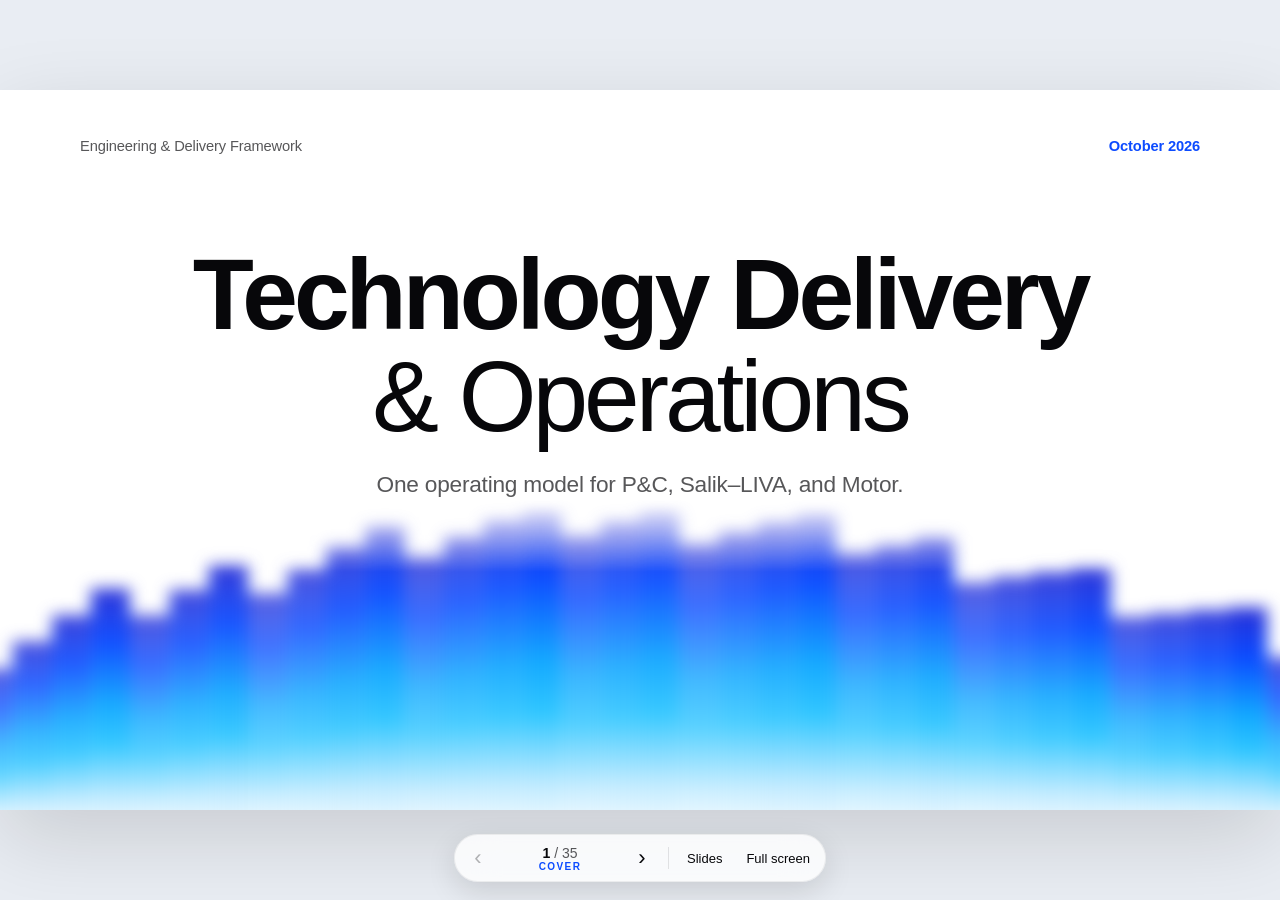
<file: index.html>
<!DOCTYPE html>
<html lang="en">
<head>
  <meta charset="utf-8">
  <meta name="viewport" content="width=device-width, initial-scale=1">
  <meta name="robots" content="noindex">
  <meta name="theme-color" content="#ffffff">
  <title>Technology Delivery &amp; Operations · Deck</title>
  <link rel="stylesheet" href="css/deck.css?v=20261103">
  <link rel="icon" href="data:image/svg+xml,%3Csvg xmlns='http://www.w3.org/2000/svg' viewBox='0 0 32 32'%3E%3Crect fill='%23ffffff' width='32' height='32'/%3E%3Crect fill='%230c4bff' x='6' y='8' width='20' height='3'/%3E%3Crect fill='%2307070a' x='6' y='14' width='14' height='3'/%3E%3Crect fill='%232ec6ff' x='6' y='20' width='20' height='3'/%3E%3C/svg%3E">
</head>
<body>
  <div class="progress" aria-hidden="true"><span></span></div>

  <div class="viewport">
    <main class="stage" id="stage" aria-live="polite">

      <section class="slide slide-cover" data-section="Cover" data-title="Technology Delivery &amp; Operations" data-plain>
        <div class="cover-bar">
          <span>Engineering &amp; Delivery Framework</span>
          <span>October 2026</span>
        </div>
        <div class="cover-text" data-stagger>
          <h1><strong>Technology Delivery</strong><span>&amp; Operations</span></h1>
          <p>One operating model for P&amp;C, Salik–LIVA, and Motor.</p>
        </div>
        <div class="glow" data-cols="34"></div>
      </section>

      <section class="slide" data-section="Overview" data-title="Agenda">
        <header class="s-head" data-stagger>
          <p class="kicker">Agenda</p>
          <h2 class="s-title">Four parts, one operating model.</h2>
        </header>
        <div class="s-body agenda" data-stagger>
          <button type="button" class="agenda-item" data-goto="sec-frame">
            <span class="big-num">01</span>
            <strong>Frame</strong>
            <ul><li>Six rules</li><li>Four milestones</li></ul>
          </button>
          <button type="button" class="agenda-item" data-goto="sec-build">
            <span class="big-num">02</span>
            <strong>Build</strong>
            <ul><li>First five deliverables</li><li>Control flows</li><li>The SOP register</li></ul>
          </button>
          <button type="button" class="agenda-item" data-goto="sec-run">
            <span class="big-num">03</span>
            <strong>Run</strong>
            <ul><li>Operating cadence</li><li>Management dashboard</li><li>Monthly pack</li></ul>
          </button>
          <button type="button" class="agenda-item" data-goto="sec-hold">
            <span class="big-num">04</span>
            <strong>Hold</strong>
            <ul><li>Enforceability</li><li>Ownership</li><li>Six-week rollout</li></ul>
          </button>
        </div>
      </section>

      <section class="slide slide-divider" id="sec-frame" data-section="Frame" data-title="Section 01 · Frame" data-plain>
        <div class="divider-text" data-stagger>
          <p class="kicker">Section 01</p>
          <h2><strong>Frame</strong><span>The rules and the milestones.</span></h2>
        </div>
        <div class="glow" data-cols="34"></div>
      </section>

      <section class="slide" data-section="Frame" data-title="Six rules">
        <header class="s-head" data-stagger>
          <p class="kicker">Operating standard</p>
          <h2 class="s-title">Six rules that make the model auditable.</h2>
          <p class="s-lede">Each rule names an artifact someone can retrieve.</p>
        </header>
        <div class="s-body g c3 rules" data-stagger>
          <article class="card rule">
            <span class="rule-no">01</span>
            <h3>Every requirement is traceable</h3>
            <p>Linked to its ticket, pull request, test cases, defects, and the release that carries it.</p>
          </article>
          <article class="card rule">
            <span class="rule-no">02</span>
            <h3>Every task has an owner</h3>
            <p>A named person, a due date, and a backup owner for every critical module.</p>
          </article>
          <article class="card rule">
            <span class="rule-no">03</span>
            <h3>Every change has evidence</h3>
            <p>A ticket, acceptance criteria, a reviewed pull request, and test evidence.</p>
          </article>
          <article class="card rule">
            <span class="rule-no">04</span>
            <h3>Every release has approval</h3>
            <p>QA sign-off, UAT where needed, a security check, and a named deployment approver.</p>
          </article>
          <article class="card rule">
            <span class="rule-no">05</span>
            <h3>Every incident has a resolution path</h3>
            <p>Severity, an owner, a communication rhythm, and a record of how service was restored.</p>
          </article>
          <article class="card rule">
            <span class="rule-no">06</span>
            <h3>Every recurring problem has a corrective action</h3>
            <p>A problem record with an owner and evidence that the cause was removed.</p>
          </article>
        </div>
      </section>

      <section class="slide" data-section="Frame" data-title="Four milestones">
        <header class="s-head" data-stagger>
          <p class="kicker">Delivery milestones</p>
          <h2 class="s-title">Four milestones. <span class="light">Reported separately.</span></h2>
          <p class="s-lede">A feature counts as delivered to the business only at the last milestone.</p>
        </header>
        <ol class="s-body timeline" data-stagger>
          <li>
            <span class="node"></span>
            <span class="num">Milestone 01</span>
            <h3>Development complete</h3>
            <p>Merged through review, a linked ticket, and the quality gates.</p>
          </li>
          <li>
            <span class="node"></span>
            <span class="num">Milestone 02</span>
            <h3>QA complete</h3>
            <p>Tests, regression, and retests done. Release blockers closed or formally accepted.</p>
          </li>
          <li>
            <span class="node"></span>
            <span class="num">Milestone 03</span>
            <h3>UAT approved</h3>
            <p>The named business owner accepted the scenarios, with exceptions written down.</p>
          </li>
          <li class="is-final">
            <span class="node"></span>
            <span class="num">Milestone 04 · Delivered</span>
            <h3>Released to production</h3>
            <p>Deployed, and the critical business journeys validated afterwards.</p>
          </li>
        </ol>
      </section>

      <section class="slide slide-divider" id="sec-build" data-section="Build" data-title="Section 02 · Build" data-plain>
        <div class="divider-text" data-stagger>
          <p class="kicker">Section 02</p>
          <h2><strong>Build</strong><span>Where to start, the controls, and the register.</span></h2>
        </div>
        <div class="glow" data-cols="34"></div>
      </section>

      <section class="slide" data-section="Build" data-title="First five deliverables">
        <header class="s-head" data-stagger>
          <p class="kicker">Where to start</p>
          <h2 class="s-title">Five deliverables before the rest.</h2>
          <p class="s-lede">Put these into daily use first. The rest of the handbook follows once this core is consistent.</p>
        </header>
        <ol class="s-body priorities" data-stagger>
          <li><span class="p-no">01</span><strong>Master project tracker &amp; management dashboard</strong><p>One source of truth for all three platforms. Every item has an owner, module, priority, status, sprint, due date, and acceptance criteria.</p></li>
          <li><span class="p-no">02</span><strong>Engineering development &amp; pull request SOP</strong><p>Definition of Ready, branch naming, mandatory review, linked tickets, test evidence, quality gates, and protected branches.</p></li>
          <li><span class="p-no">03</span><strong>QA, UAT &amp; release management SOP</strong><p>Entry and exit criteria, regression, business sign-off, and a release checklist that ends with journey validation.</p></li>
          <li><span class="p-no">04</span><strong>Production support &amp; incident management SOP</strong><p>Monitoring, the support module, Jira, email, severity, stakeholder updates, and a path to corrective action.</p></li>
          <li><span class="p-no">05</span><strong>Business requirement &amp; product configuration SOP</strong><p>Intake, analysis, acceptance criteria, named approval, configuration testing, versioning, and traceability.</p></li>
        </ol>
      </section>

      <section class="slide" data-section="Build" data-title="Completion tests">
        <header class="s-head" data-stagger>
          <p class="kicker">Completion tests</p>
          <h2 class="s-title">A step is finished only when the evidence exists.</h2>
          <p class="s-lede">Four questions a lead can ask in the daily sync without opening every SOP.</p>
        </header>
        <div class="s-body g c4 tests" data-stagger>
          <article class="card">
            <span class="num">Work</span>
            <h3>Ticket and evidence</h3>
            <p>No work starts without a ticket. No ticket closes without acceptance criteria and the required evidence.</p>
          </article>
          <article class="card">
            <span class="num">Release</span>
            <h3>Journeys validated</h3>
            <p>The release closes when critical business journeys have been checked in production, after the deployment.</p>
          </article>
          <article class="card">
            <span class="num">Recovery</span>
            <h3>Restore demonstrated</h3>
            <p>A drill has restored the service and verified data integrity within the agreed RTO and RPO.</p>
          </article>
          <article class="card">
            <span class="num">Configuration</span>
            <h3>Human authorization</h3>
            <p>AI-drafted formulas, rules, and documents are published only after validation and a named approval.</p>
          </article>
        </div>
      </section>

      <section class="slide" data-section="Build" data-title="Release checklist">
        <header class="s-head" data-stagger>
          <p class="kicker">Release management</p>
          <h2 class="s-title">Ten gates, in order.</h2>
          <p class="s-lede">Rollback and database recovery are decided before the window opens. An emergency hotfix still needs testing and a retrospective approval.</p>
        </header>
        <ol class="s-body g c5 steps" data-stagger>
          <li class="step"><span>01</span><strong>Scope and version freeze</strong></li>
          <li class="step"><span>02</span><strong>Code freeze and merge approval</strong></li>
          <li class="step"><span>03</span><strong>QA sign-off and regression</strong></li>
          <li class="step"><span>04</span><strong>UAT sign-off where required</strong></li>
          <li class="step"><span>05</span><strong>Security and configuration checks</strong></li>
          <li class="step"><span>06</span><strong>Database migration and backup</strong></li>
          <li class="step"><span>07</span><strong>Deployment approval and window</strong></li>
          <li class="step"><span>08</span><strong>Execution by a named owner</strong></li>
          <li class="step is-key"><span>09</span><em>Release complete</em><strong>Smoke test and business validation</strong></li>
          <li class="step"><span>10</span><strong>Monitor, close, or roll back</strong></li>
        </ol>
      </section>

      <section class="slide" data-section="Build" data-title="Incident path">
        <header class="s-head" data-stagger>
          <p class="kicker">Production support</p>
          <h2 class="s-title">One incident path for all three platforms.</h2>
          <p class="s-lede">P&amp;C runs it through the Response Center. Salik–LIVA and Motor use the same severity, ownership, and communication rules.</p>
        </header>
        <div class="s-body incident">
          <ol class="g c5 flow" data-stagger>
            <li class="step"><span>01 · Detect</span><strong>APM, logs, uptime, API failures, and business alerts</strong></li>
            <li class="step"><span>02 · Record</span><strong>Ticket, logs, environment, correlation ID, and product</strong></li>
            <li class="step"><span>03 · Classify</span><strong>Severity, impact, module team, and a commander when major</strong></li>
            <li class="step"><span>04 · Recover</span><strong>Investigate, mitigate, communicate, fix, and validate</strong></li>
            <li class="step"><span>05 · Prevent</span><strong>Root cause, corrective action, and a post-incident review</strong></li>
          </ol>
          <div class="record">
            <p class="label">Every incident record carries</p>
            <ul class="fields" data-stagger>
              <li>Platform</li><li>Environment</li><li>Service</li><li>Business impact</li><li>Severity</li><li>First detected</li>
              <li>Ticket owner</li><li>Timeline</li><li>Linked deployment</li><li>Root cause</li><li>Corrective action</li><li>Next update time</li>
            </ul>
          </div>
        </div>
      </section>

      <section class="slide" data-section="Build" data-title="AI-assisted configuration">
        <header class="s-head" data-stagger>
          <p class="kicker">AI-assisted product configuration</p>
          <h2 class="s-title">AI drafts. <span class="light">People approve.</span></h2>
          <p class="s-lede">Drafts come from an approved specification. Publication stays with a product owner or an authorized underwriter.</p>
        </header>
        <div class="s-body ai">
          <ol class="g c7 steps" data-stagger>
            <li class="step"><span>01</span><strong>Draft fields and validation</strong></li>
            <li class="step"><span>02</span><strong>Draft formulas, rules, and documents</strong></li>
            <li class="step"><span>03</span><strong>Consistency checks</strong></li>
            <li class="step"><span>04</span><strong>Scenario validation</strong></li>
            <li class="step is-key"><span>05</span><em>Gate</em><strong>Human approval</strong></li>
            <li class="step"><span>06</span><strong>Version, publish, and audit</strong></li>
            <li class="step"><span>07</span><strong>Monitor and roll back</strong></li>
          </ol>
          <p class="callout">Formulas, underwriting rules, and customer-facing documents are never published automatically. The same rule covers Motor data cleansing before a vehicle is rated.</p>
        </div>
      </section>

      <section class="slide" id="s-register" data-section="Register" data-title="The SOP register">
        <header class="s-head" data-stagger>
          <p class="kicker">Master register</p>
          <h2 class="s-title"><span data-stat="sops">99</span> common SOPs in <span data-stat="domains">11</span> domains.</h2>
          <p class="s-lede">Every SOP uses the same template: owner, approver, trigger, procedure, evidence, and escalation.</p>
        </header>
        <div class="s-body g c4 tiles" id="register-tiles" data-stagger></div>
      </section>

      <section class="slide slide-divider" id="sec-run" data-section="Run" data-title="Section 03 · Run" data-plain>
        <div class="divider-text" data-stagger>
          <p class="kicker">Section 03</p>
          <h2><strong>Run</strong><span>The cadence, the dashboard, and the monthly pack.</span></h2>
        </div>
        <div class="glow" data-cols="34"></div>
      </section>

      <section class="slide" data-section="Run" data-title="Operating cadence">
        <header class="s-head" data-stagger>
          <p class="kicker">Operating cadence</p>
          <h2 class="s-title">Every meeting has an owner and an output.</h2>
          <p class="s-lede">The daily sync handles exceptions and decisions. Routine status stays in the tracker.</p>
        </header>
        <div class="s-body">
          <table class="table cadence">
            <thead><tr><th>When</th><th>Meeting</th><th>Owner</th><th>Output</th></tr></thead>
            <tbody data-stagger>
              <tr><td class="when">Daily · 30 min</td><td><strong>Engineering leads sync</strong></td><td>Technology lead</td><td>Priorities, blockers, escalations, and owners</td></tr>
              <tr><td class="when">Daily</td><td><strong>Production support review</strong></td><td>Support lead</td><td>Open incidents, SLA risks, and next actions</td></tr>
              <tr><td class="when">Weekly</td><td><strong>Sprint and delivery review</strong></td><td>Project manager / leads</td><td>Forecast, carry-forward, and dependencies</td></tr>
              <tr><td class="when">Weekly</td><td><strong>QA and defect review</strong></td><td>QA lead</td><td>Defect trends, release blockers, regression status</td></tr>
              <tr><td class="when">As needed</td><td><strong>Architecture review</strong></td><td>Technical lead</td><td>Design decisions and technical risk actions</td></tr>
              <tr><td class="when">Every sprint</td><td><strong>Planning, demo, retrospective</strong></td><td>Team leads</td><td>Commitment, accepted work, improvements</td></tr>
              <tr><td class="when">Monthly</td><td><strong>Management delivery review</strong></td><td>Technology leadership</td><td>Features, metrics, risks, next-month plan</td></tr>
              <tr><td class="when">Monthly</td><td><strong>Security and access review</strong></td><td>Security / platform owners</td><td>Vulnerabilities, access exceptions, remediation</td></tr>
              <tr><td class="when">Quarterly</td><td><strong>DR and resilience review</strong></td><td>Infrastructure / operations</td><td>Recovery-test evidence and remediation plan</td></tr>
            </tbody>
          </table>
        </div>
      </section>

      <section class="slide" data-section="Run" data-title="Management dashboard">
        <header class="s-head" data-stagger>
          <p class="kicker">Management dashboard</p>
          <h2 class="s-title">One scorecard. <span class="light">Three platforms.</span></h2>
          <p class="s-lede">Drill down by platform, module, sprint, and owner. Same definitions everywhere. Baseline first, then targets.</p>
        </header>
        <div class="s-body g c4 scorecard" data-stagger>
          <article class="card score"><span class="num">01</span><h3>Delivery</h3><p>Commit versus done. Sprint predictability, milestones, and release status.</p></article>
          <article class="card score"><span class="num">02</span><h3>Quality</h3><p>Defect trends, escaped defects, reopen rate, and regression results.</p></article>
          <article class="card score"><span class="num">03</span><h3>Reliability</h3><p>Availability, latency, incidents, and time to restore service.</p></article>
          <article class="card score"><span class="num">04</span><h3>Resources</h3><p>Allocation, support load, blockers, leave, and module ownership.</p></article>
        </div>
      </section>

      <section class="slide" data-section="Run" data-title="Monthly KPIs">
        <header class="s-head" data-stagger>
          <p class="kicker">Monthly KPIs</p>
          <h2 class="s-title">Ten measures, one definition each.</h2>
        </header>
        <div class="s-body kpi-wrap">
          <div class="g c5 kpis" data-stagger>
            <article class="kpi"><strong>Sprint completion rate</strong><p>Planned versus completed work.</p></article>
            <article class="kpi"><strong>Cycle time</strong><p>From the start of work to completion.</p></article>
            <article class="kpi"><strong>Release frequency</strong><p>How often production releases occur.</p></article>
            <article class="kpi"><strong>Change failure rate</strong><p>Deployments needing rollback, hotfix, or remediation.</p></article>
            <article class="kpi"><strong>Defect escape rate</strong><p>Defects found after release, against all defects.</p></article>
            <article class="kpi"><strong>MTTR</strong><p>Mean time to restore service after an incident.</p></article>
            <article class="kpi"><strong>SLA compliance</strong><p>Incidents handled inside agreed targets.</p></article>
            <article class="kpi"><strong>API success rate</strong><p>Reliability of critical external integrations.</p></article>
            <article class="kpi"><strong>Reopened ticket rate</strong><p>Gaps in implementation or verification.</p></article>
            <article class="kpi"><strong>Overdue action items</strong><p>Decisions and actions past their due date.</p></article>
          </div>
          <p class="callout">Judge contribution through quality, predictability, and collaboration. Account for complexity, support duty, review time, and dependencies.</p>
        </div>
      </section>

      <section class="slide" data-section="Run" data-title="Monthly management pack">
        <header class="s-head" data-stagger>
          <p class="kicker">Monthly management pack</p>
          <h2 class="s-title">Four reports. <span class="light">One monthly review.</span></h2>
          <p class="s-lede">Business performance, delivery, technology, and next month’s plan stay distinct in the review.</p>
        </header>
        <div class="s-body g c4 packs" data-stagger>
          <article class="card pack"><span class="num">Pack 1 · SOP-001</span><h3>Business transaction metrics</h3><p>What volume did each platform and tenant process, how did it move, and where did conversion or transactions fail?</p></article>
          <article class="card pack"><span class="num">Pack 2 · SOP-002</span><h3>Delivery</h3><p>Which of the latest features and fixes reached production this month, and what was delivered to UAT?</p></article>
          <article class="card pack"><span class="num">Pack 3 · SOP-003</span><h3>Technology metrics</h3><p>How many production defects were there, was there any downtime, and how is application latency trending?</p></article>
          <article class="card pack"><span class="num">Pack 4 · SOP-004</span><h3>Next month</h3><p>Which features are planned for development next month, and which are already in progress?</p></article>
        </div>
      </section>

      <section class="slide" data-section="Run" data-title="Business transaction report">
        <header class="s-head" data-stagger>
          <p class="kicker">Pack 1 · Business transaction metrics</p>
          <h2 class="s-title">Define the unit before the number.</h2>
          <p class="s-lede">Unique quotes apart from quote versions. API attempts apart from successful transactions. New policies apart from renewals and endorsements.</p>
        </header>
        <div class="s-body g c4 groups" data-stagger>
          <article class="card"><h3>Transaction volume</h3><ul><li>Initiated and completed</li><li>Quotes and policies issued</li><li>Premium or transaction value</li><li>By tenant, product, insurer, channel</li></ul></article>
          <article class="card"><h3>Conversion</h3><ul><li>Leads, quotes, and policies</li><li>Quote-to-policy conversion</li><li>Drop-off by journey stage</li><li>Time from quote to issue</li></ul></article>
          <article class="card"><h3>Operational performance</h3><ul><li>Successful and failed transactions</li><li>Failure rate and top reasons</li><li>External API success and downtime</li><li>Retries and reconciliation gaps</li></ul></article>
          <article class="card"><h3>Month on month</h3><ul><li>Current month against the last</li><li>Absolute change and growth</li><li>Product and platform trends</li><li>Reasons for a material move</li></ul></article>
        </div>
      </section>

      <section class="slide" data-section="Run" data-title="Source reports">
        <header class="s-head" data-stagger>
          <p class="kicker">Source reports</p>
          <h2 class="s-title">What each report must contain.</h2>
          <p class="s-lede">Each report has its own owner and evidence trail, and the same definitions on every platform.</p>
        </header>
        <div class="s-body">
          <table class="table matrix is-roomy">
            <thead><tr><th>Source</th><th>Report</th><th>What it must contain</th></tr></thead>
            <tbody data-stagger>
              <tr><td class="when">SOP-001</td><td><strong>Monthly business transaction metrics</strong></td><td>Volumes, transactions, growth, conversion, and failures, month on month, by tenant where applicable</td></tr>
              <tr><td class="when">SOP-002</td><td><strong>Monthly delivery report</strong></td><td>The latest features and fixes pushed to production, and the work delivered to UAT</td></tr>
              <tr><td class="when">SOP-003</td><td><strong>Monthly technology metrics</strong></td><td>Production defects, downtime if any, and application latency</td></tr>
              <tr><td class="when">SOP-004</td><td><strong>Next-month planned &amp; in-progress features</strong></td><td>Features planned for development next month and features already in progress</td></tr>
            </tbody>
          </table>
        </div>
      </section>

      <section class="slide slide-divider" id="sec-hold" data-section="Hold" data-title="Section 04 · Hold" data-plain>
        <div class="divider-text" data-stagger>
          <p class="kicker">Section 04</p>
          <h2><strong>Hold</strong><span>Make it enforceable, then roll it out.</span></h2>
        </div>
        <div class="glow" data-cols="34"></div>
      </section>

      <section class="slide" data-section="Hold" data-title="SOP template">
        <header class="s-head" data-stagger>
          <p class="kicker">Enforceability</p>
          <h2 class="s-title">Every SOP uses the same twelve parts.</h2>
        </header>
        <ol class="s-body g c4 template" data-stagger>
          <li><span>01</span>SOP ID, title, and version</li>
          <li><span>02</span>Purpose and scope</li>
          <li><span>03</span>Applicable platforms and modules</li>
          <li><span>04</span>Process owner and roles</li>
          <li><span>05</span>Trigger and required inputs</li>
          <li><span>06</span>Step-by-step procedure</li>
          <li><span>07</span>Checklist and approval gates</li>
          <li><span>08</span>Expected outputs and evidence</li>
          <li><span>09</span>SLA, deadlines, and escalation</li>
          <li><span>10</span>Exceptions and emergencies</li>
          <li><span>11</span>Tools, templates, and links</li>
          <li><span>12</span>Audit trail and change history</li>
        </ol>
      </section>

      <section class="slide" data-section="Hold" data-title="Ownership and control">
        <header class="s-head" data-stagger>
          <p class="kicker">Ownership</p>
          <h2 class="s-title">Named approver. <span class="light">An audit trail.</span></h2>
        </header>
        <div class="s-body raci">
          <div class="g c4" data-stagger>
            <article class="card role"><span class="letter">R</span><h3>Responsible</h3><p>Does the work and produces the evidence.</p></article>
            <article class="card role"><span class="letter">A</span><h3>Approver</h3><p>Signs the output and accepts exceptions.</p></article>
            <article class="card role"><span class="letter">C</span><h3>Consulted</h3><p>Contributes before the decision is made.</p></article>
            <article class="card role"><span class="letter">I</span><h3>Informed</h3><p>Receives the outcome and any change in date.</p></article>
          </div>
          <ul class="g c3 system" data-stagger>
            <li><strong>Central repository</strong><span>Version-controlled home for every SOP</span></li>
            <li><strong>Master register</strong><span>Owner and next review date per SOP</span></li>
            <li><strong>Acknowledgment</strong><span>Training or sign-off for the people it applies to</span></li>
            <li><strong>Compliance audit</strong><span>Periodic check of evidence against procedure</span></li>
            <li><strong>Exception register</strong><span>Approved deviations, with expiry and approver</span></li>
            <li><strong>Corrective action</strong><span>Raised when the same gap shows up again</span></li>
          </ul>
        </div>
      </section>

      <section class="slide" data-section="Hold" data-title="Six-week rollout">
        <header class="s-head" data-stagger>
          <p class="kicker">Rollout</p>
          <h2 class="s-title">Four phases. <span class="light">About six weeks.</span></h2>
        </header>
        <div class="s-body g c4 phases" data-stagger>
          <article class="phase">
            <span class="bar"></span>
            <span class="num">Week 1</span>
            <h3>Foundation</h3>
            <ul><li>Appoint process owners</li><li>Standardize the master tracker</li><li>Agree ticket statuses</li><li>Start the daily lead sync</li><li>Define the monthly pack</li></ul>
          </article>
          <article class="phase">
            <span class="bar"></span>
            <span class="num">Weeks 2–3</span>
            <h3>Engineering quality</h3>
            <ul><li>Branching and pull request rules</li><li>QA entry and exit criteria</li><li>Regression for critical journeys</li><li>Requirement templates</li><li>Release checklist</li></ul>
          </article>
          <article class="phase">
            <span class="bar"></span>
            <span class="num">Weeks 4–5</span>
            <h3>Reliability &amp; security</h3>
            <ul><li>Alert routing</li><li>Support ticket automation</li><li>Incident SLAs</li><li>Security gates</li><li>Backup verification</li><li>Recovery runbooks</li></ul>
          </article>
          <article class="phase">
            <span class="bar"></span>
            <span class="num">Week 6</span>
            <h3>Governance &amp; audit</h3>
            <ul><li>Review compliance evidence</li><li>Measure the first KPI baseline</li><li>Record gaps and exceptions</li><li>Refine SOPs that failed audit</li><li>Publish the handbook</li></ul>
          </article>
        </div>
      </section>

      <section class="slide slide-close" data-section="Close" data-title="Governing principle" data-plain>
        <div class="close-text" data-stagger>
          <p class="kicker">Governing principle</p>
          <p class="close-line"><strong>Every requirement</strong> is traceable.</p>
          <p class="close-line"><strong>Every task</strong> has an owner.</p>
          <p class="close-line"><strong>Every change</strong> has evidence.</p>
          <p class="close-line"><strong>Every release</strong> has approval.</p>
          <p class="close-line"><strong>Every incident</strong> has a resolution path.</p>
          <p class="close-line"><strong>Every recurring problem</strong> has a corrective action.</p>
        </div>
        <div class="glow" data-cols="34"></div>
      </section>

    </main>
  </div>

  <nav class="hud" aria-label="Slide controls">
    <button type="button" id="prev" aria-label="Previous slide">&#8249;</button>
    <span class="hud-count"><strong id="count-now">1</strong> / <span id="count-all">1</span><em id="count-section"></em></span>
    <button type="button" id="next" aria-label="Next slide">&#8250;</button>
    <span class="hud-sep"></span>
    <button type="button" id="open-sorter" class="hud-text">Slides</button>
    <button type="button" id="fullscreen" class="hud-text">Full screen</button>
  </nav>

  <div class="sorter" id="sorter" hidden>
    <div class="sorter-head">
      <div>
        <p class="kicker">All slides</p>
        <h2>Technology Delivery &amp; Operations</h2>
      </div>
      <div class="sorter-actions">
        <a href="doc.html">Document view</a>
        <button type="button" id="close-sorter">Close</button>
      </div>
    </div>
    <div class="sorter-grid" id="sorter-grid"></div>
    <p class="sorter-keys">Arrow keys or space to move · S for slides · F for full screen · Esc to close</p>
  </div>

  <script src="js/data.js?v=20261103"></script>
  <script src="js/deck.js?v=20261103"></script>
</body>
</html>
</file>
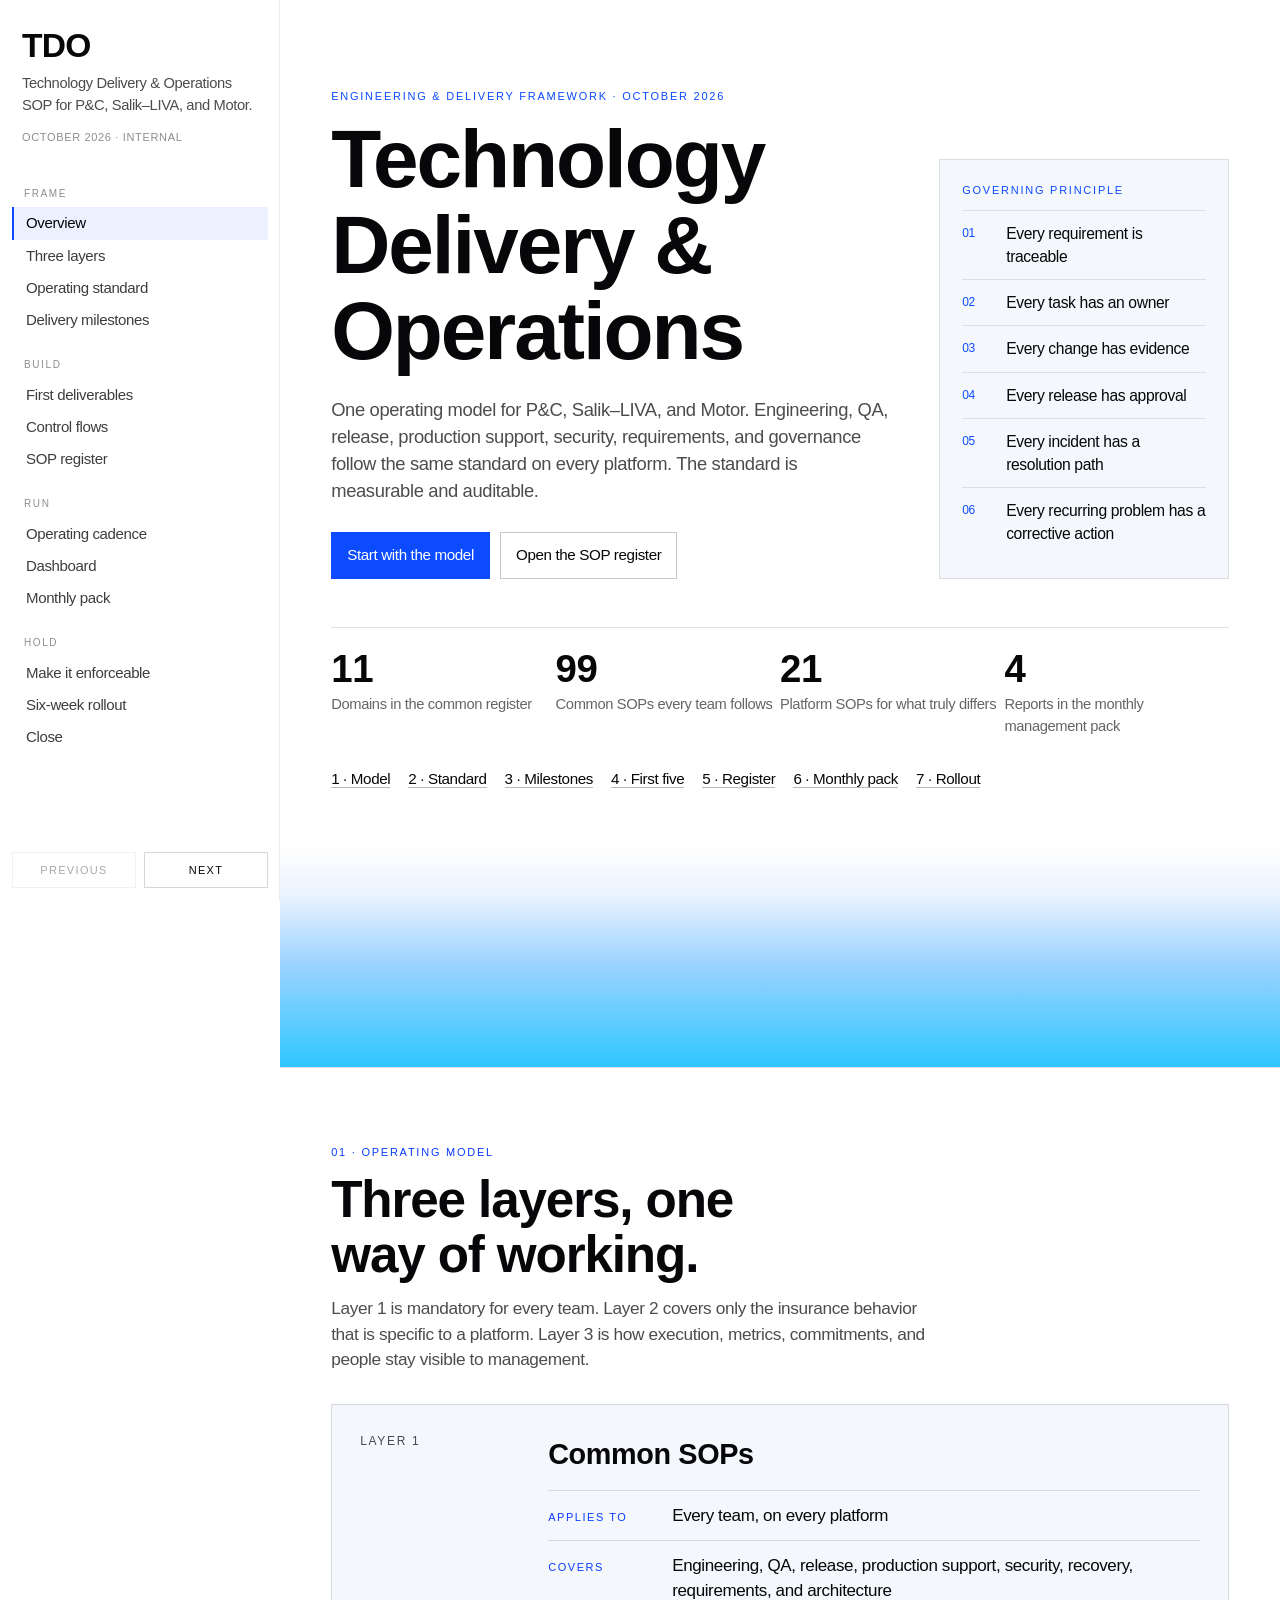
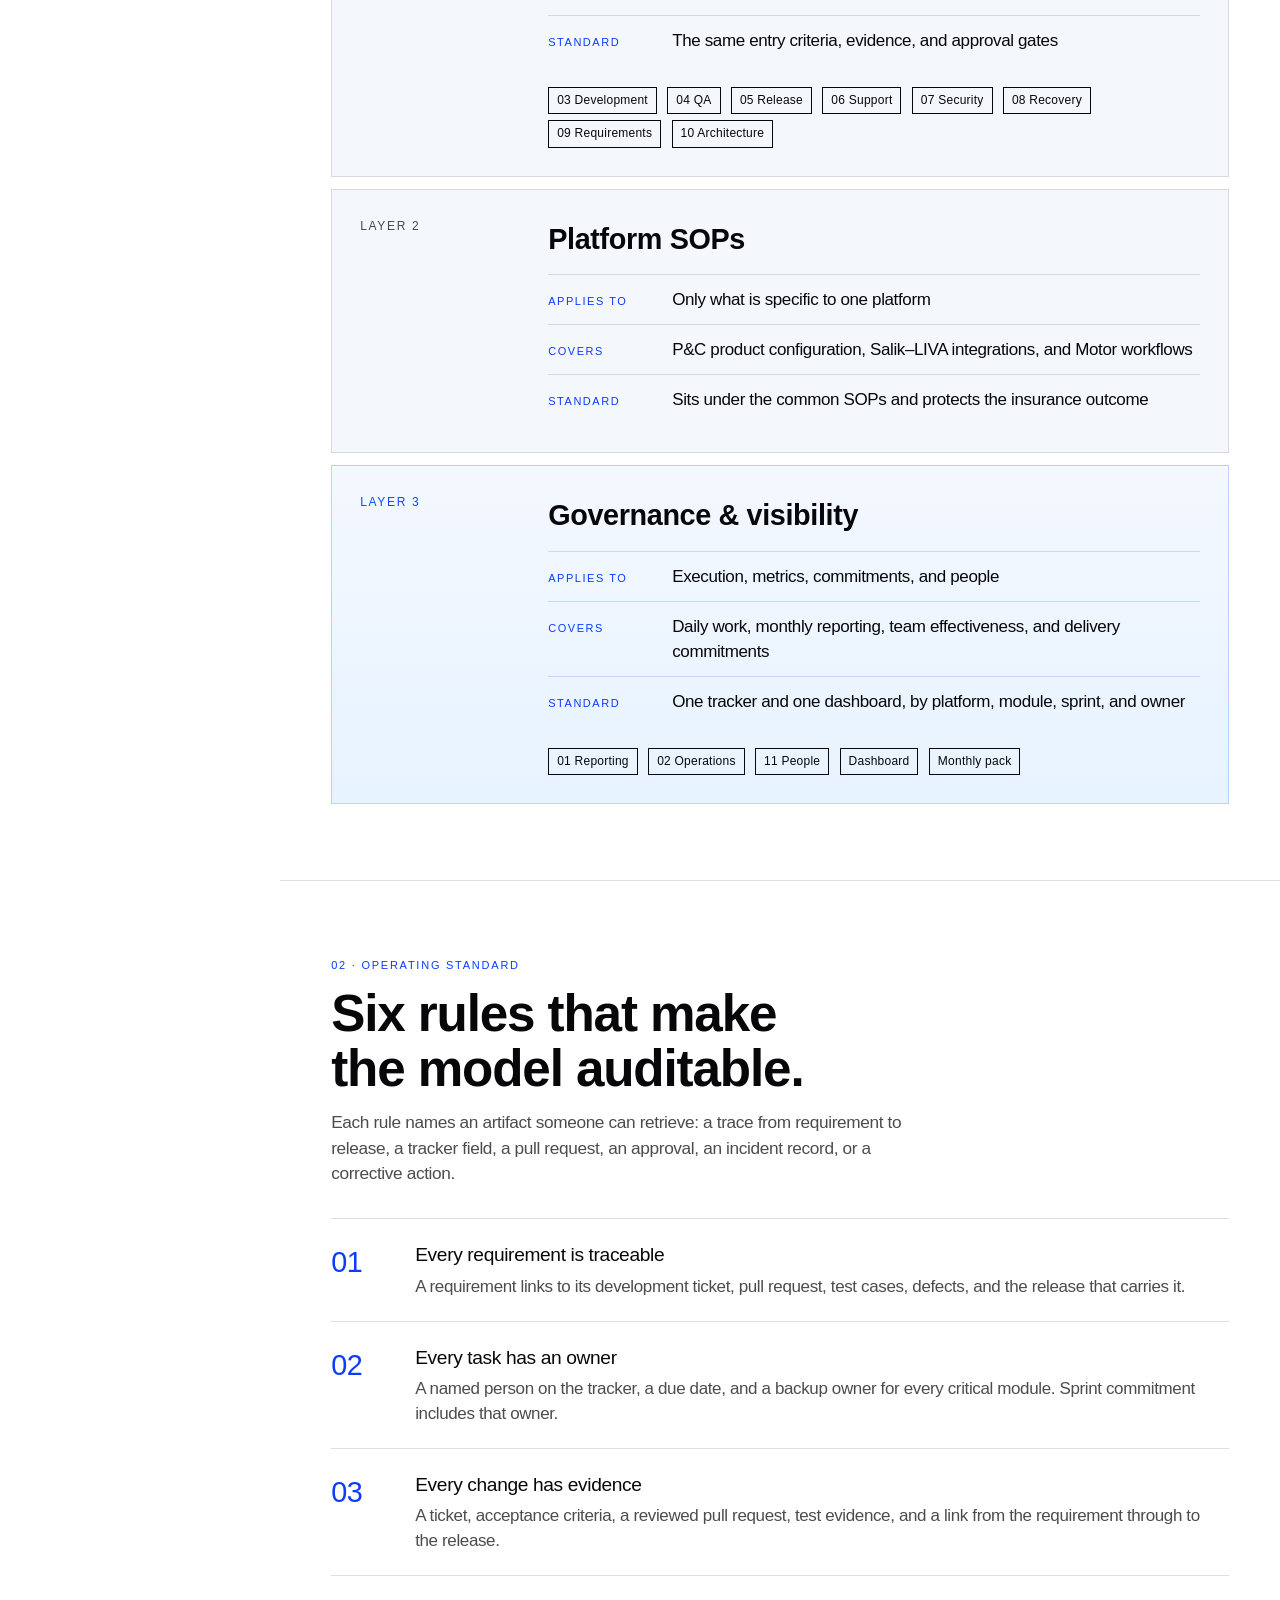
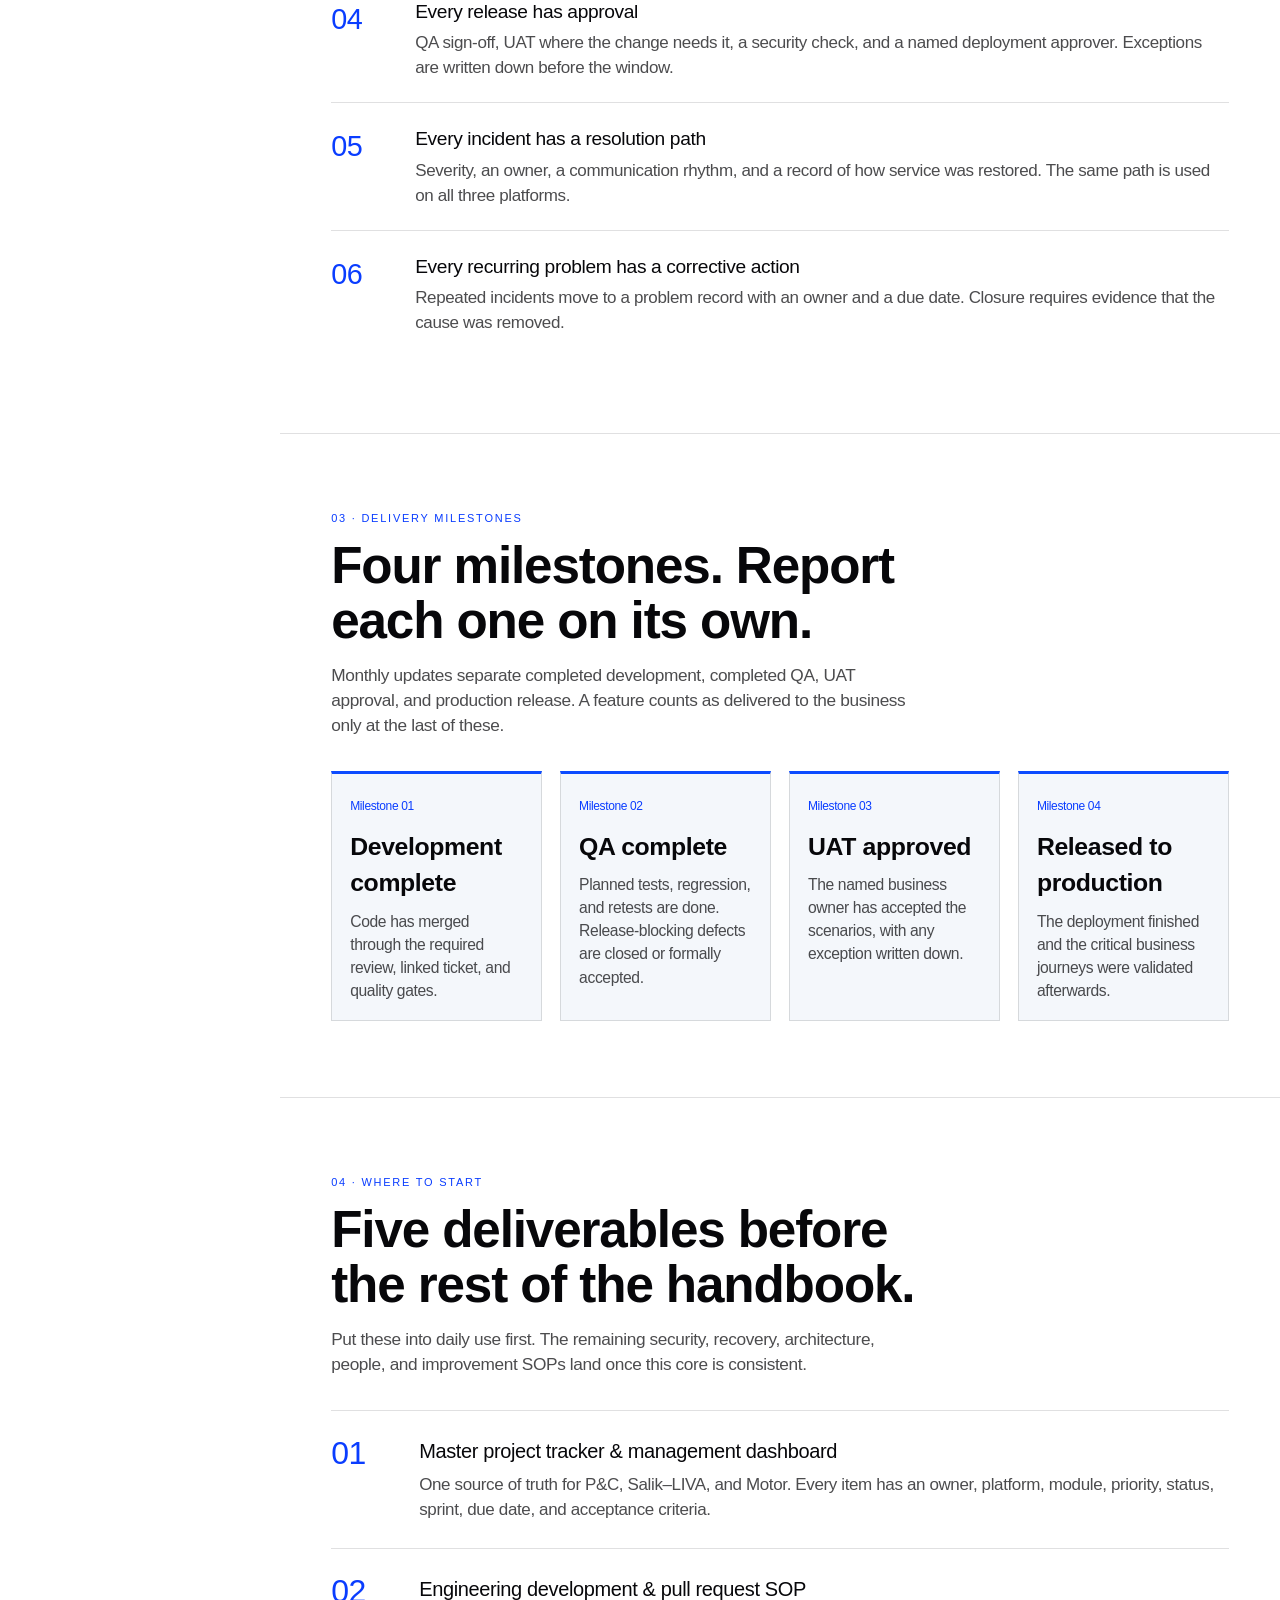
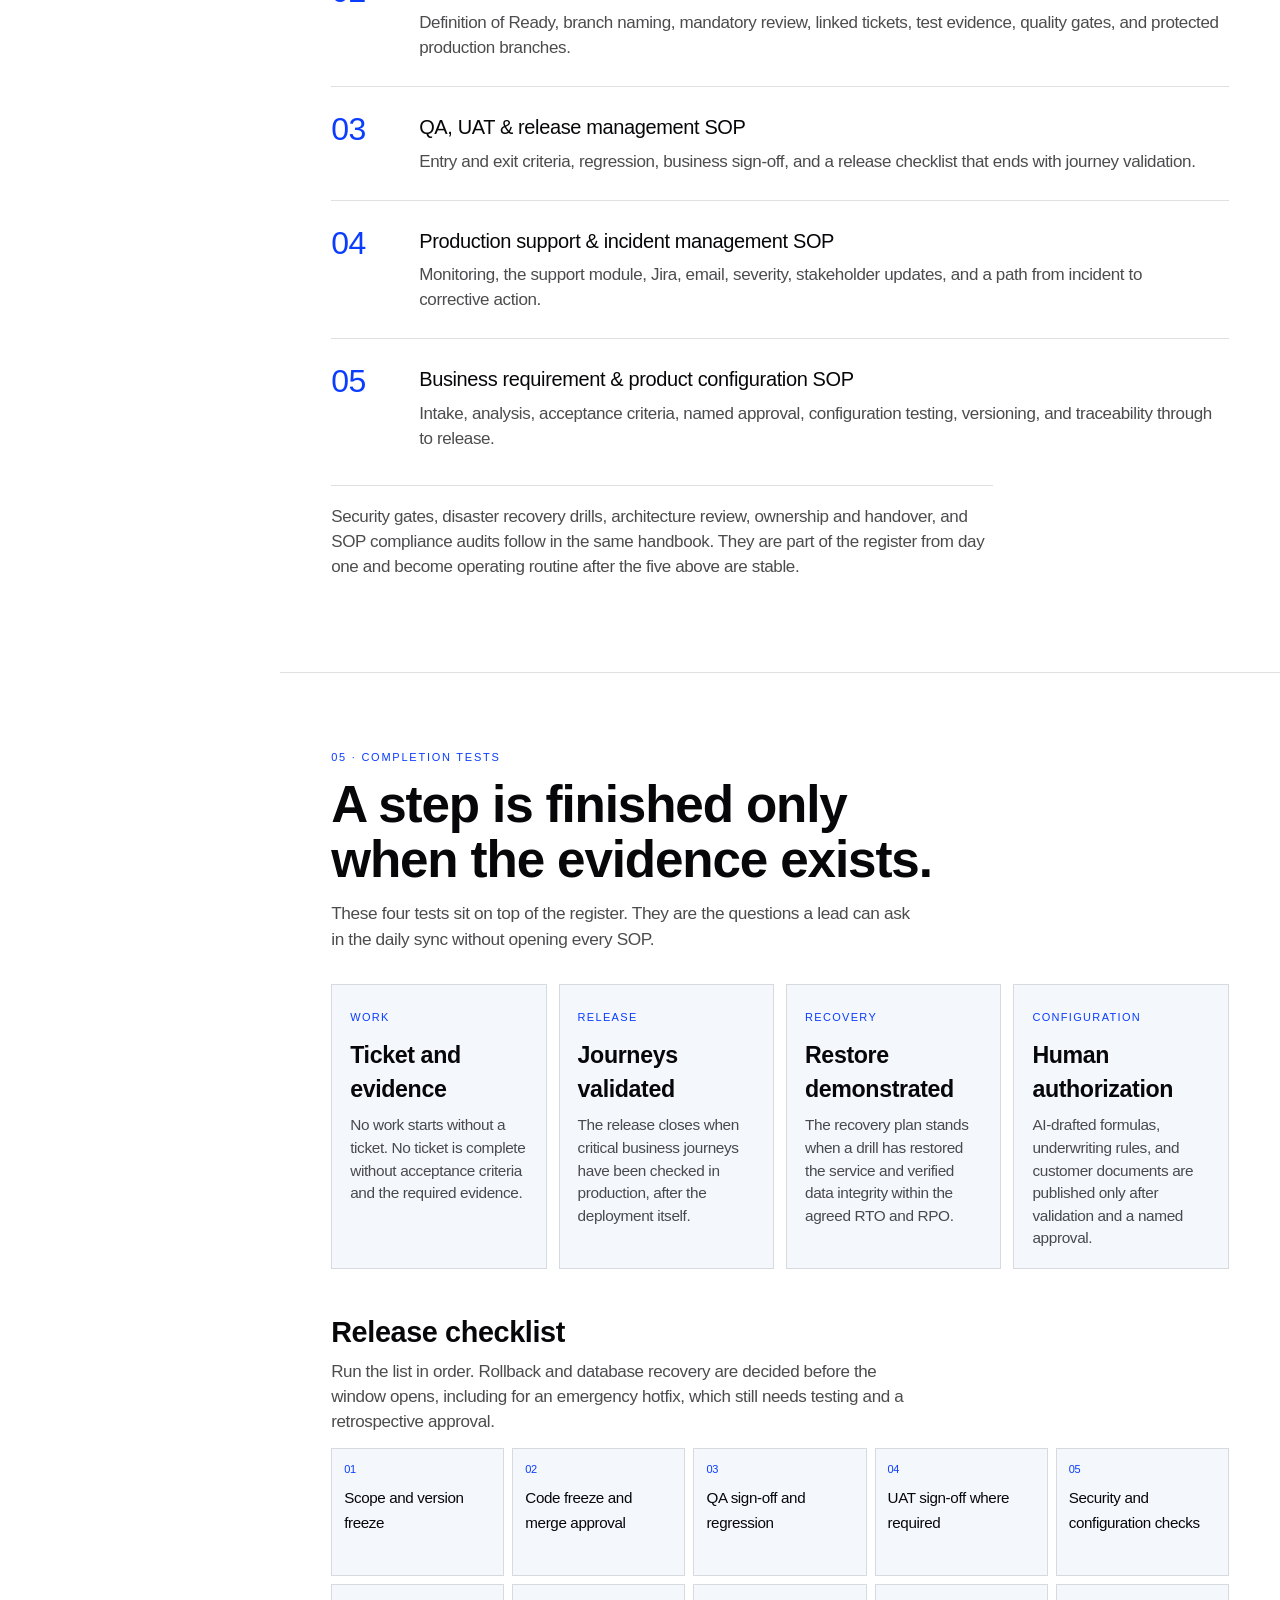
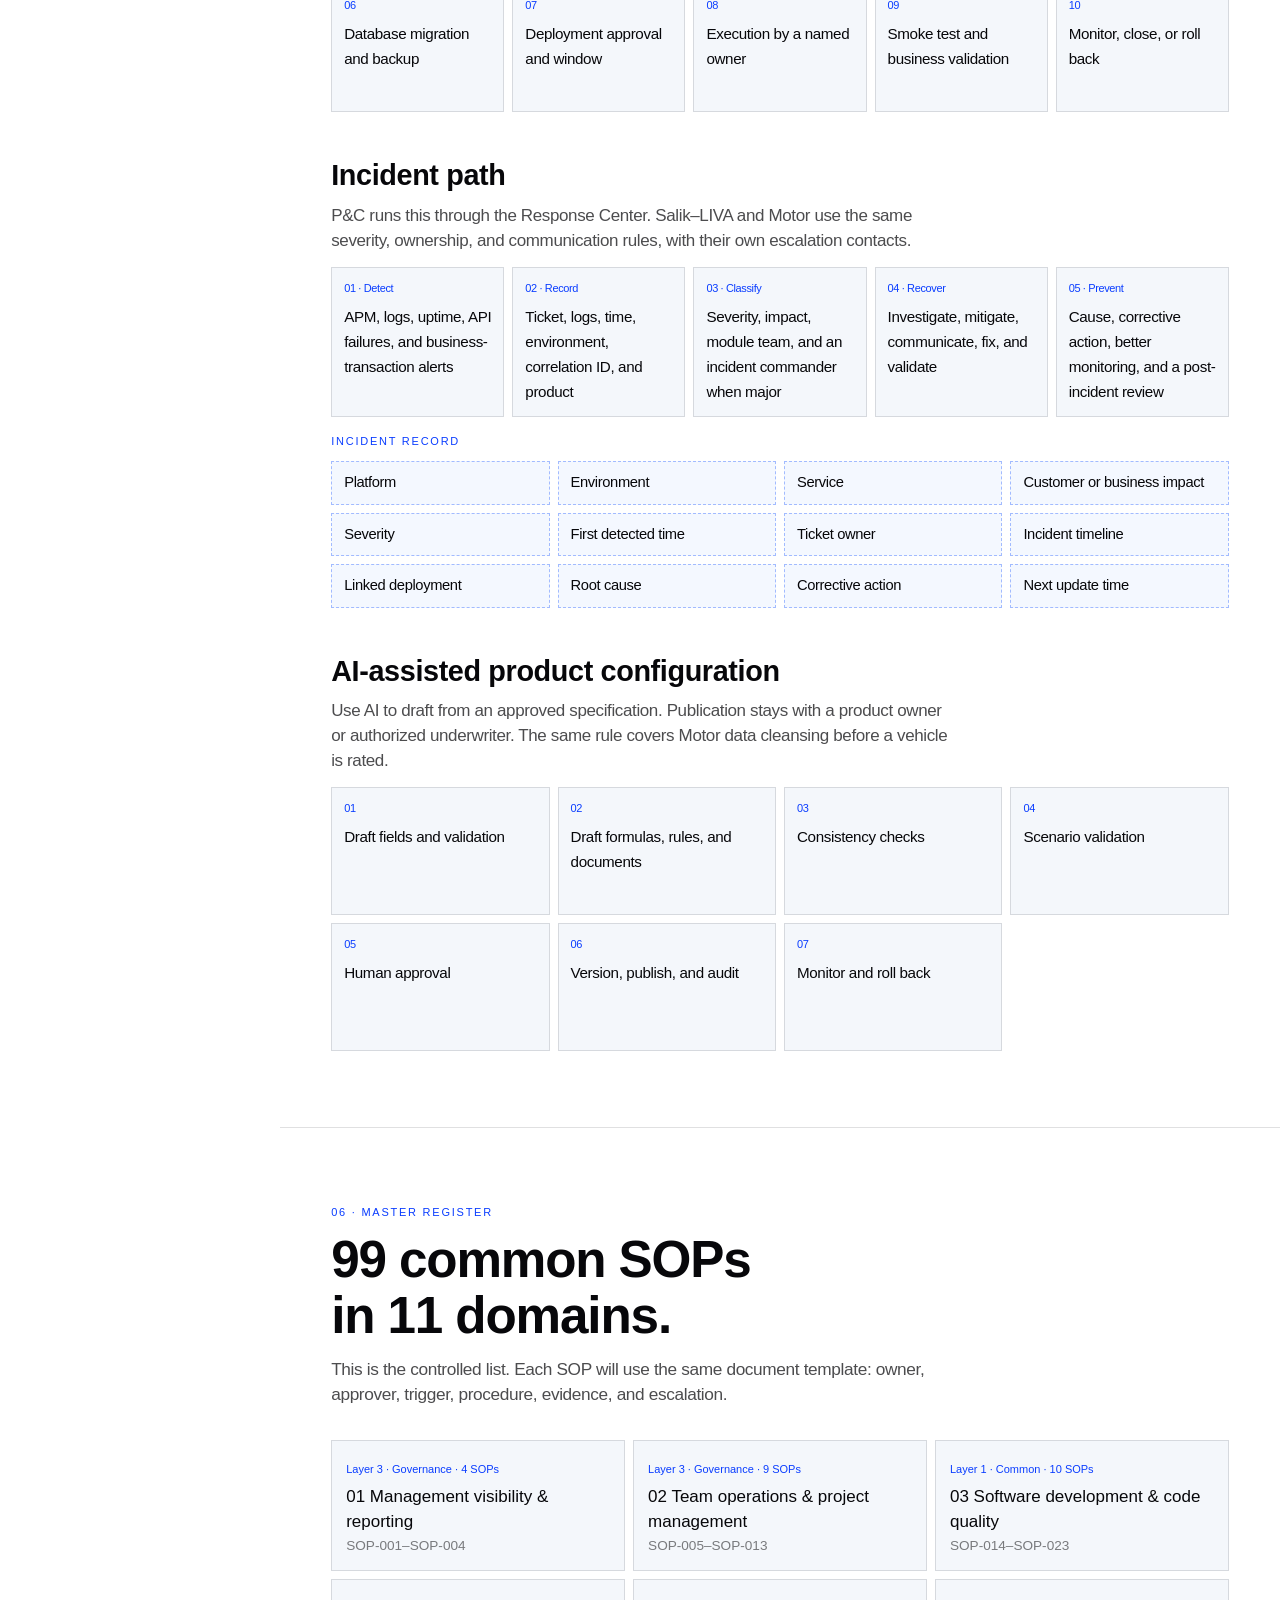
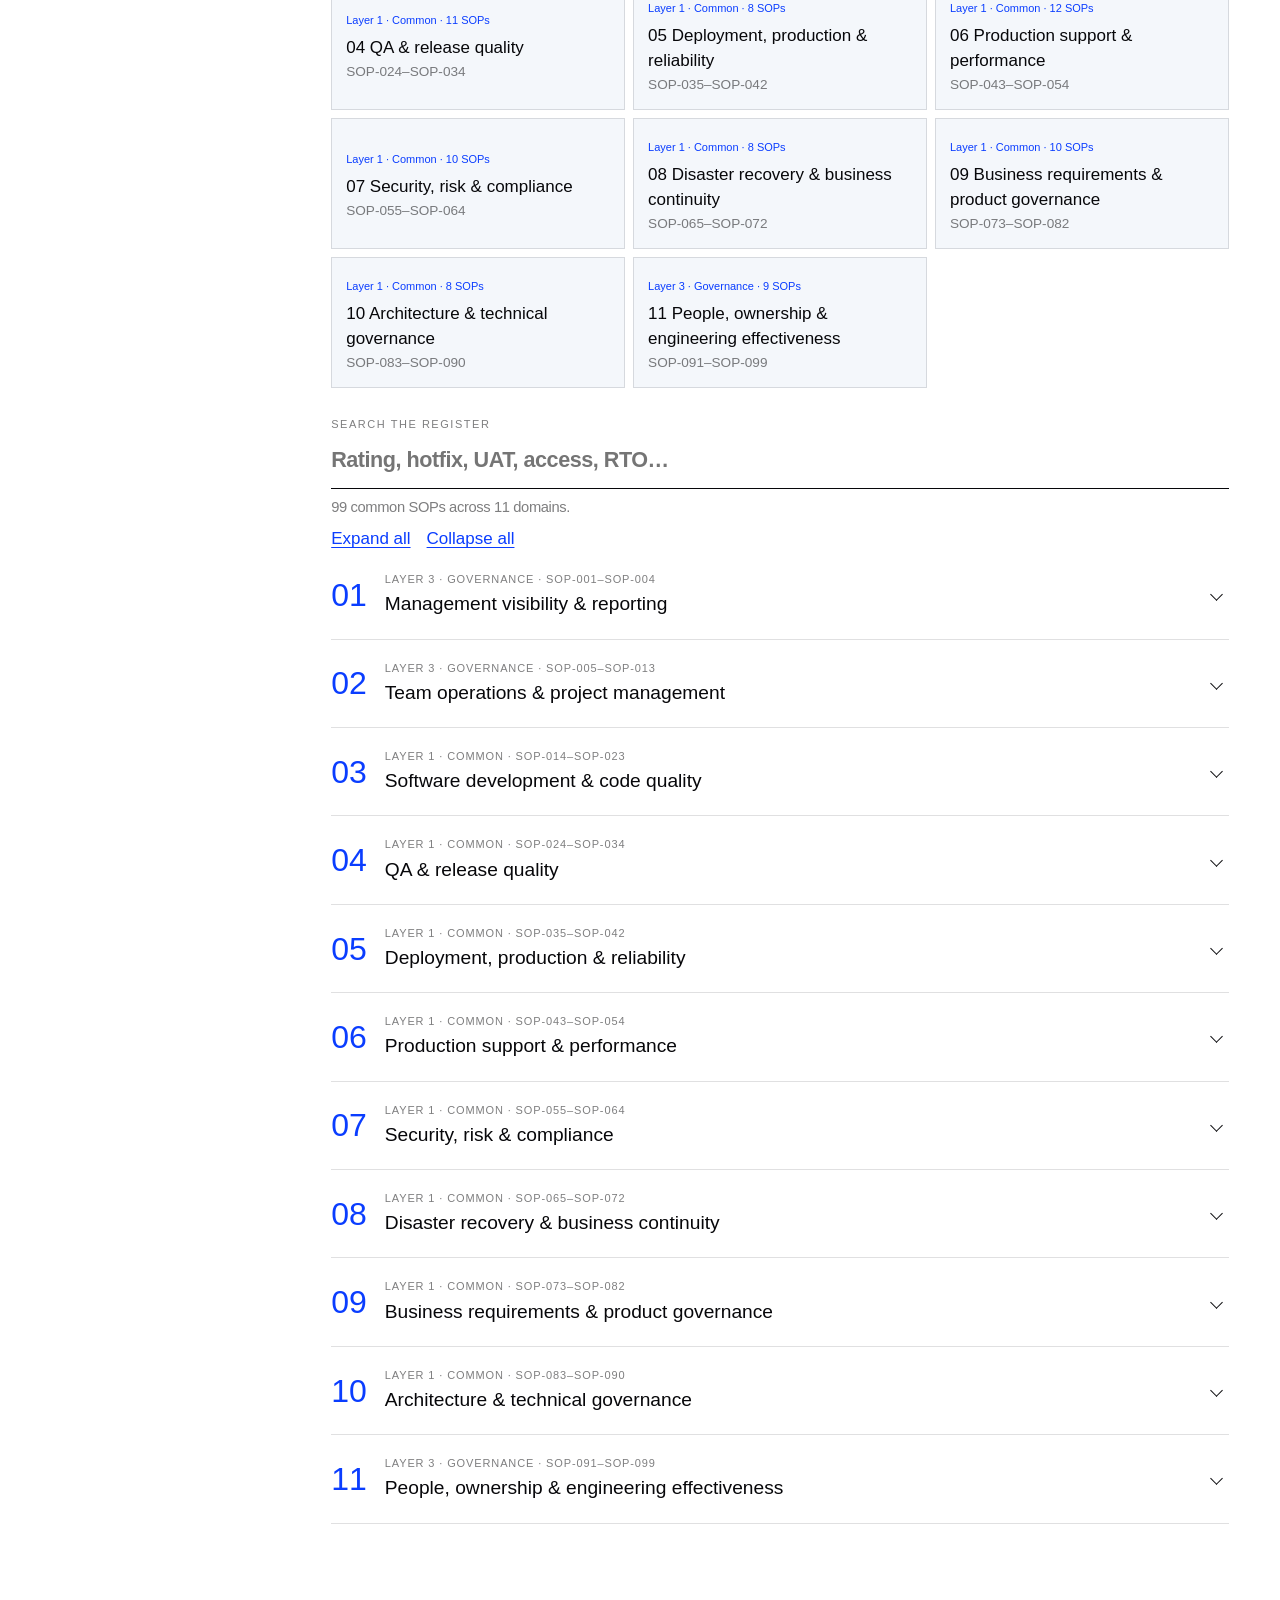
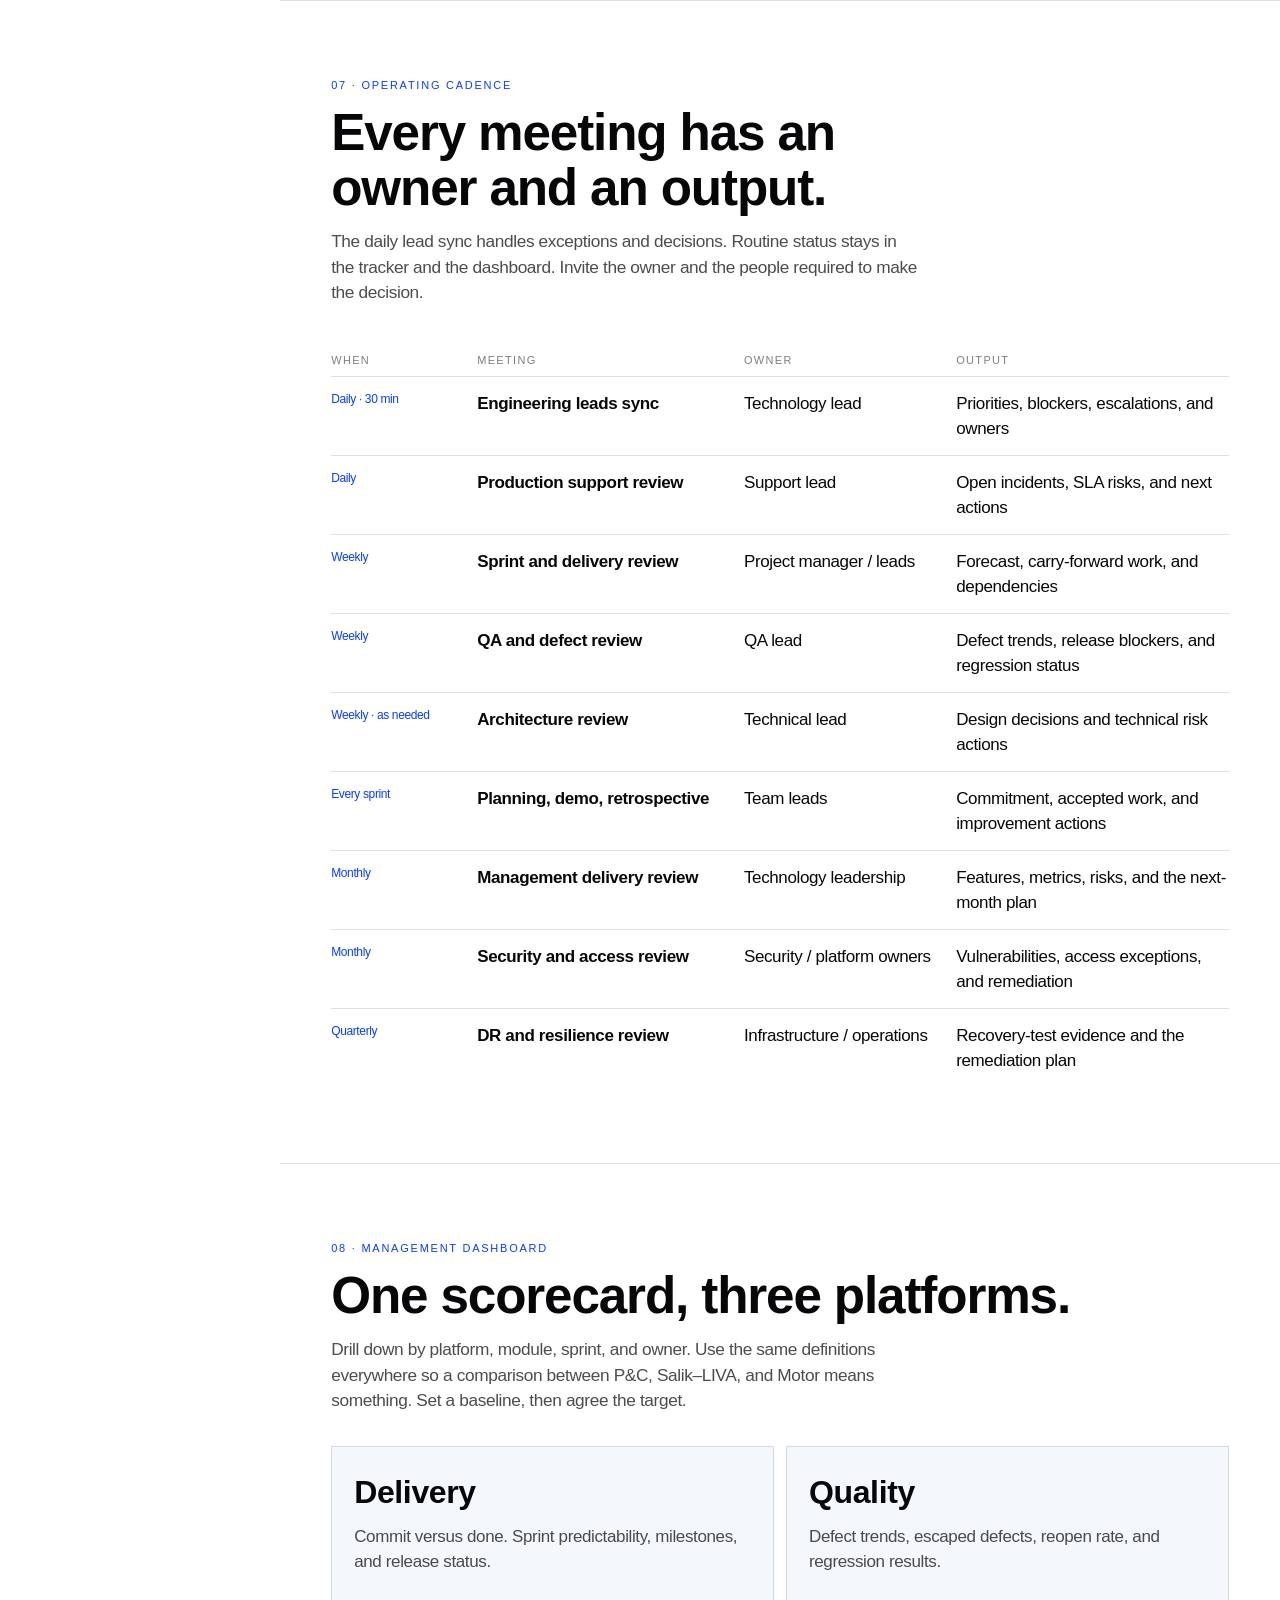
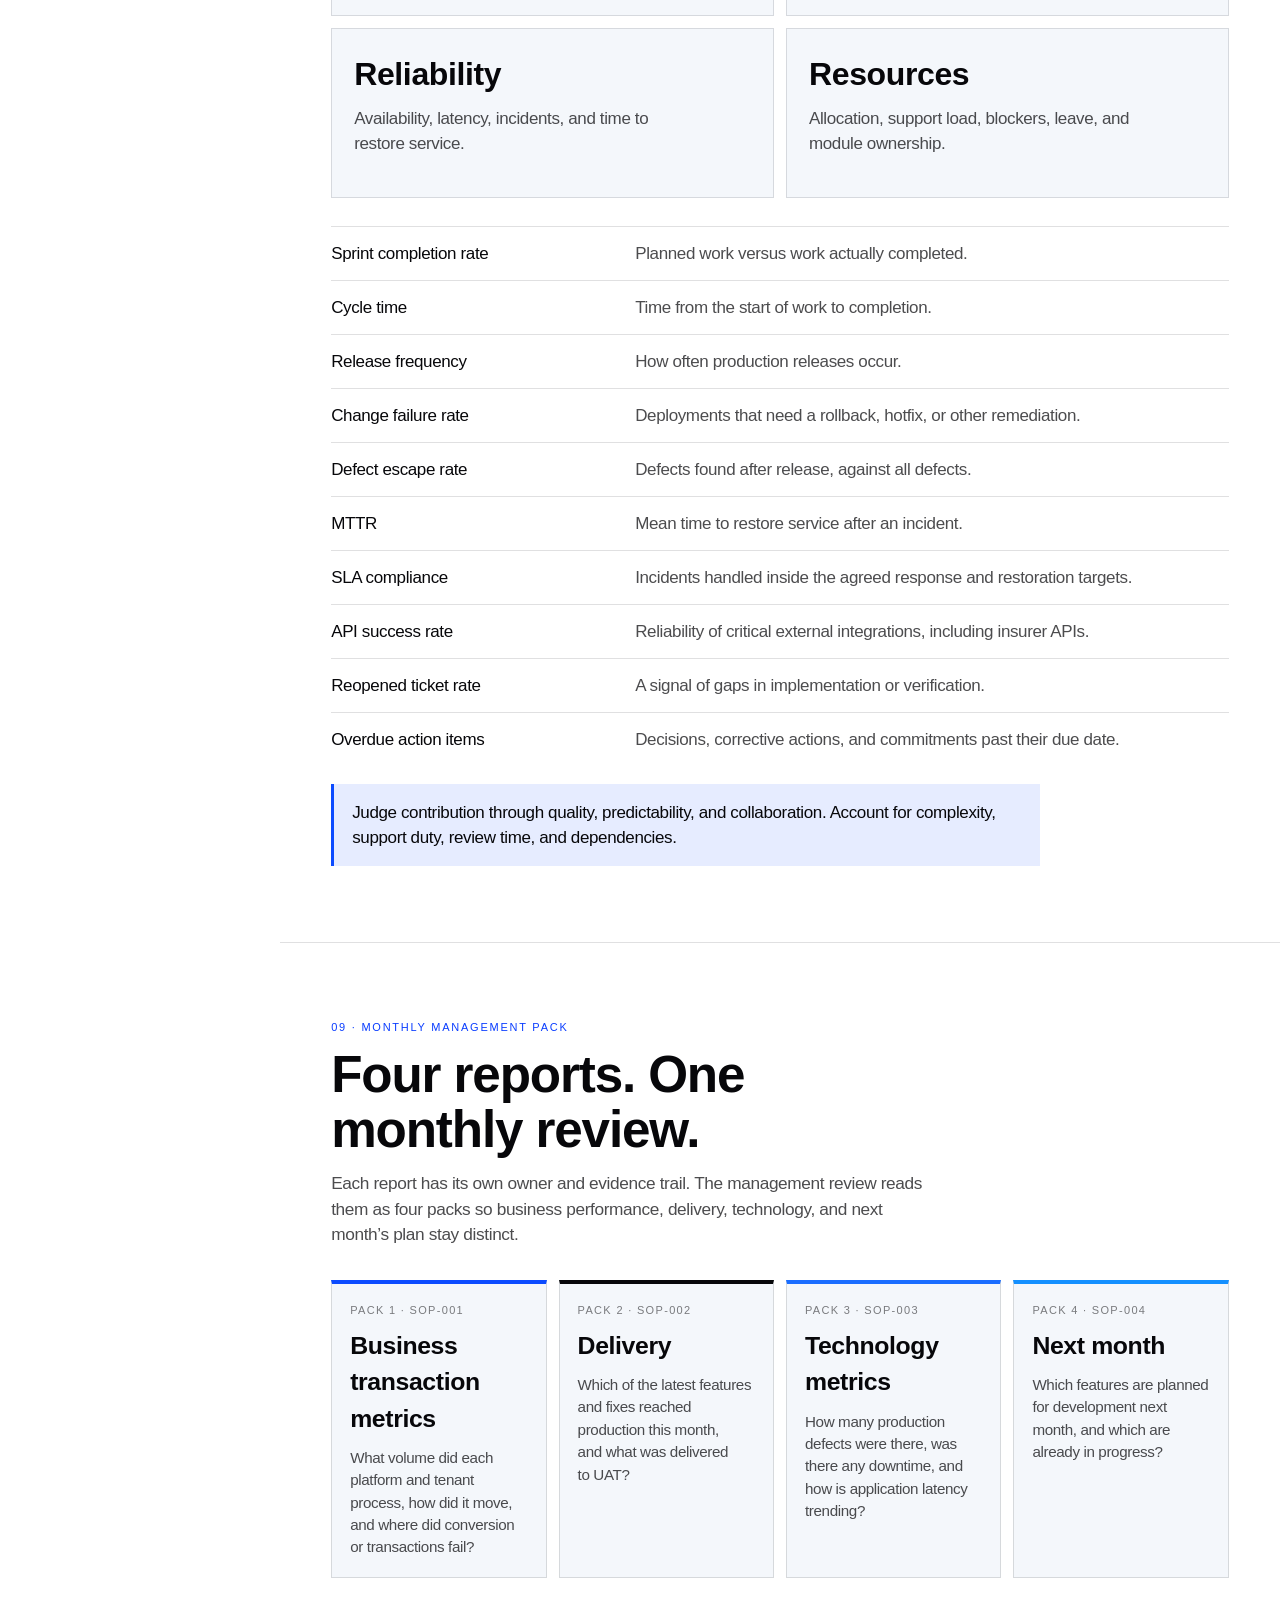
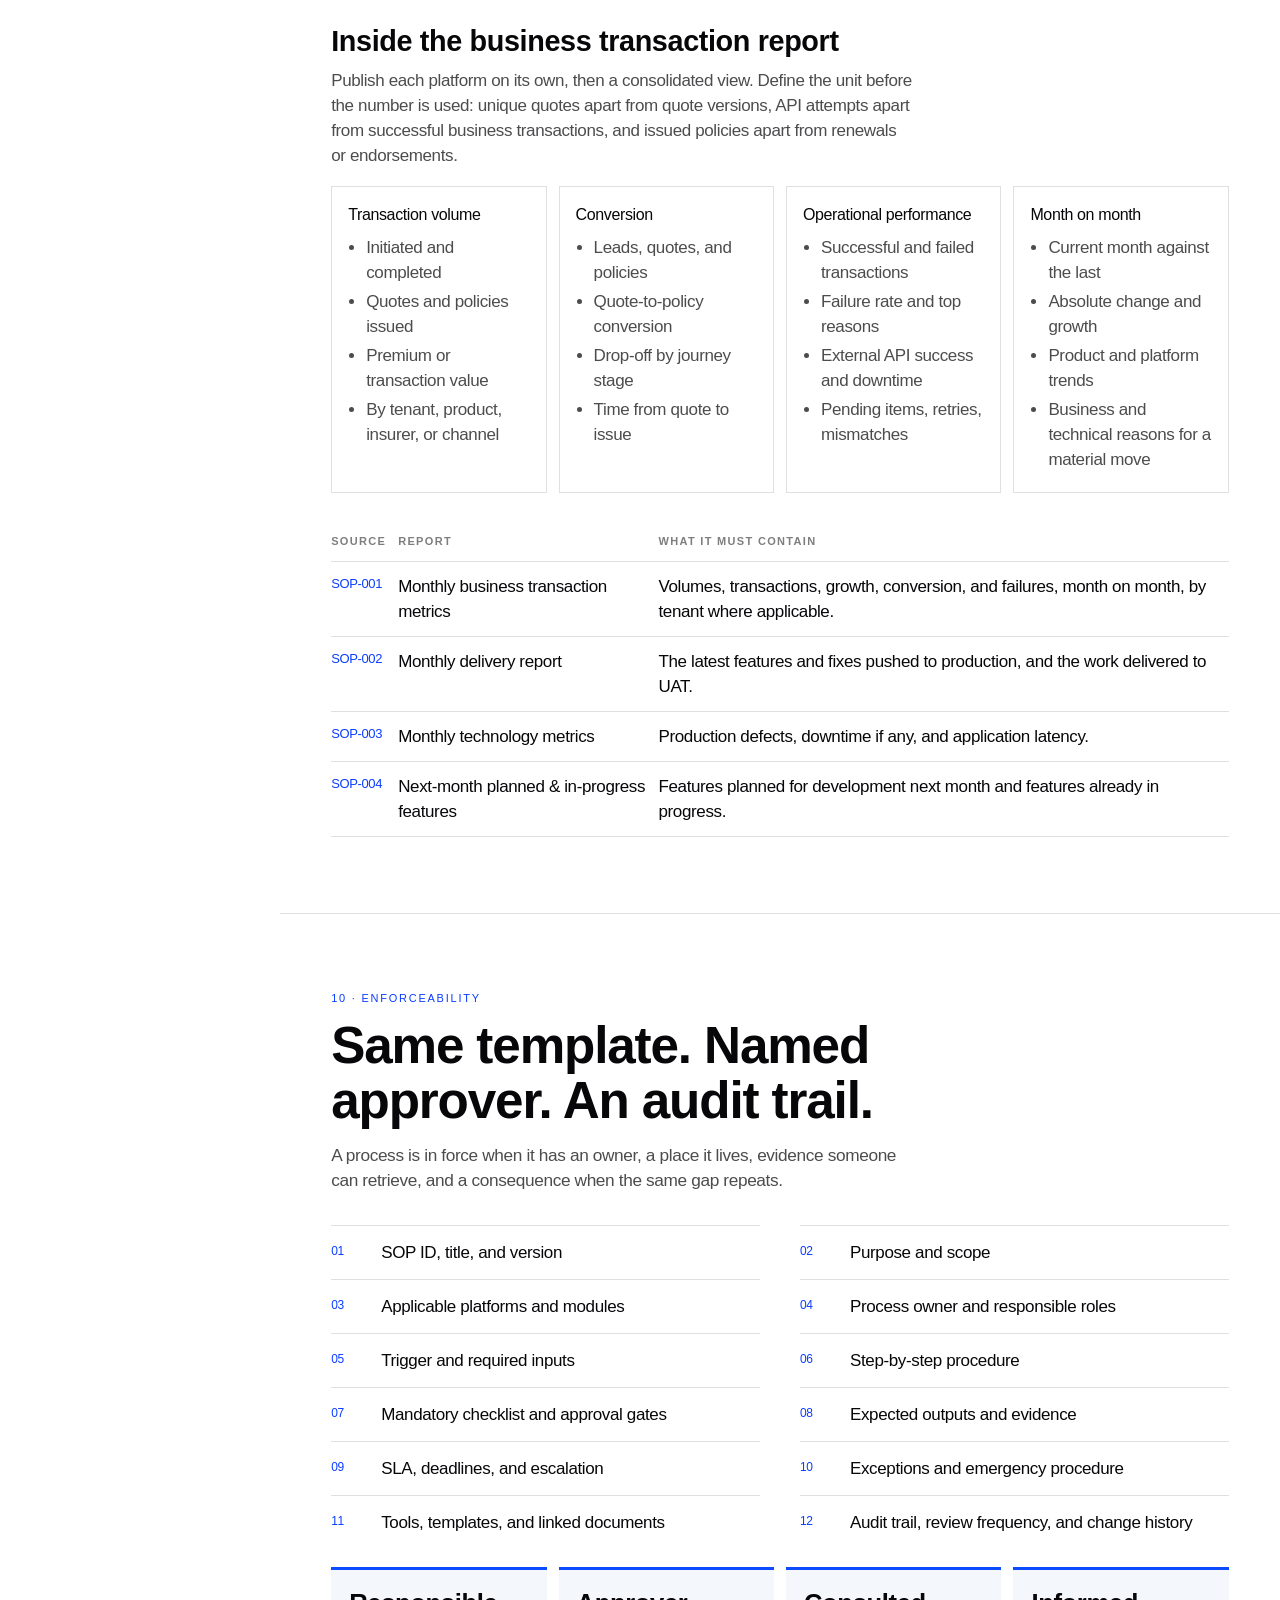
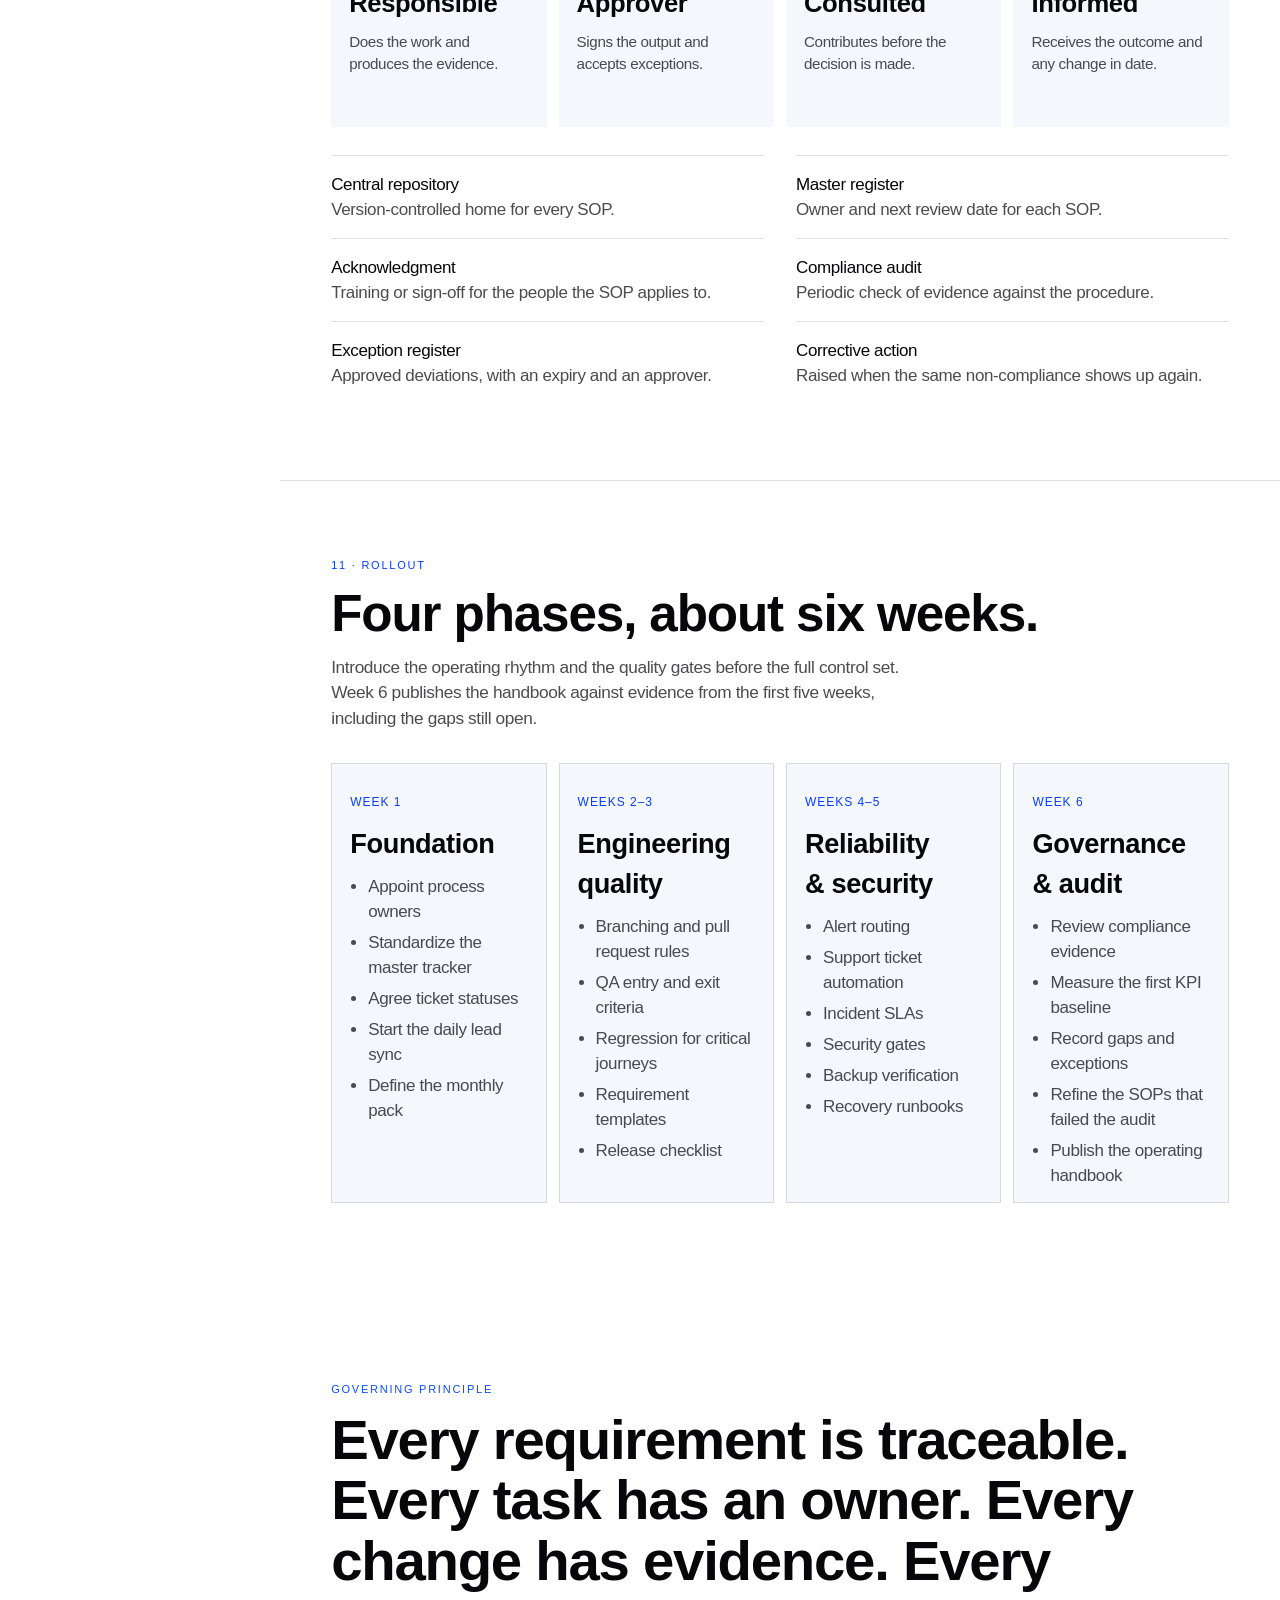
<file: doc.html>
<!DOCTYPE html>
<html lang="en">
<head>
  <meta charset="utf-8">
  <meta name="viewport" content="width=device-width, initial-scale=1">
  <meta name="robots" content="noindex">
  <meta name="theme-color" content="#ffffff">
  <title>Technology Delivery &amp; Operations SOP</title>
  <link rel="stylesheet" href="css/styles.css?v=20261103">
  <link rel="icon" href="data:image/svg+xml,%3Csvg xmlns='http://www.w3.org/2000/svg' viewBox='0 0 32 32'%3E%3Crect fill='%2310202e' width='32' height='32'/%3E%3Crect fill='%23b5523a' x='6' y='8' width='20' height='3'/%3E%3Crect fill='%23f3efe7' x='6' y='14' width='14' height='3'/%3E%3Crect fill='%23f3efe7' x='6' y='20' width='20' height='3'/%3E%3C/svg%3E">
</head>
<body>
  <a class="skip" href="#content">Skip to content</a>
  <div class="progress" aria-hidden="true"><span></span></div>
  <div class="backdrop"></div>

  <div class="shell">
    <aside class="nav" id="framework-nav" aria-label="Framework">
      <div class="brand">
        <div class="mark">TDO</div>
        <p>Technology Delivery &amp; Operations SOP for P&amp;C, Salik–LIVA, and Motor.</p>
        <p class="brand-meta">October 2026 · Internal</p>
      </div>
      <nav class="nav-links">
        <p class="nav-label">Frame</p>
        <a href="#overview">Overview</a>
        <a href="#model">Three layers</a>
        <a href="#principle">Operating standard</a>
        <a href="#milestones">Delivery milestones</a>
        <p class="nav-label">Build</p>
        <a href="#priorities">First deliverables</a>
        <a href="#controls">Control flows</a>
        <a href="#register">SOP register</a>
        <p class="nav-label">Run</p>
        <a href="#cadence">Operating cadence</a>
        <a href="#dashboard">Dashboard</a>
        <a href="#reporting">Monthly pack</a>
        <p class="nav-label">Hold</p>
        <a href="#enforce">Make it enforceable</a>
        <a href="#rollout">Six-week rollout</a>
        <a href="#close">Close</a>
      </nav>
      <div class="pager" aria-label="Section navigation">
        <button type="button" id="prev-section">Previous</button>
        <button type="button" id="next-section">Next</button>
      </div>
    </aside>

    <div>
      <div class="topbar">
        <strong>TDO</strong>
        <button class="menu-btn" id="menu" type="button" aria-expanded="false" aria-controls="framework-nav">Contents</button>
      </div>

      <main id="content">
        <header class="hero" id="overview" data-nav>
          <div class="hero-grid">
            <div>
              <p class="eyebrow">Engineering &amp; delivery framework · October 2026</p>
              <h1>Technology Delivery &amp; Operations</h1>
              <p class="deck">One operating model for P&amp;C, Salik–LIVA, and Motor. Engineering, QA, release, production support, security, requirements, and governance follow the same standard on every platform. The standard is measurable and auditable.</p>
              <div class="hero-actions">
                <a class="btn btn-primary" href="#model">Start with the model</a>
                <a class="btn btn-ghost" href="#register">Open the SOP register</a>
              </div>
            </div>
            <aside class="hero-card">
              <p class="eyebrow">Governing principle</p>
              <ol>
                <li><span>01</span>Every requirement is traceable</li>
                <li><span>02</span>Every task has an owner</li>
                <li><span>03</span>Every change has evidence</li>
                <li><span>04</span>Every release has approval</li>
                <li><span>05</span>Every incident has a resolution path</li>
                <li><span>06</span>Every recurring problem has a corrective action</li>
              </ol>
            </aside>
          </div>
          <ul class="hero-stats">
            <li><strong data-stat="domains">11</strong><span>Domains in the common register</span></li>
            <li><strong data-stat="sops">99</strong><span>Common SOPs every team follows</span></li>
            <li><strong data-stat="platform">21</strong><span>Platform SOPs for what truly differs</span></li>
            <li><strong>4</strong><span>Reports in the monthly management pack</span></li>
          </ul>
          <ol class="path">
            <li><a href="#model">1 · Model</a></li>
            <li><a href="#principle">2 · Standard</a></li>
            <li><a href="#milestones">3 · Milestones</a></li>
            <li><a href="#priorities">4 · First five</a></li>
            <li><a href="#register">5 · Register</a></li>
            <li><a href="#reporting">6 · Monthly pack</a></li>
            <li><a href="#rollout">7 · Rollout</a></li>
          </ol>
        </header>

        <section class="section" id="model" data-nav>
          <div class="section-head">
            <p class="eyebrow">01 · Operating model</p>
            <h2>Three layers, one way of working.</h2>
            <p class="lede">Layer 1 is mandatory for every team. Layer 2 covers only the insurance behavior that is specific to a platform. Layer 3 is how execution, metrics, commitments, and people stay visible to management.</p>
          </div>
          <div class="layers">
            <article class="layer">
              <p class="layer-no">Layer 1</p>
              <div>
                <h3>Common SOPs</h3>
                <ul class="layer-facts">
                  <li><span>Applies to</span><strong>Every team, on every platform</strong></li>
                  <li><span>Covers</span><strong>Engineering, QA, release, production support, security, recovery, requirements, and architecture</strong></li>
                  <li><span>Standard</span><strong>The same entry criteria, evidence, and approval gates</strong></li>
                </ul>
                <div class="chips">
                  <a class="chip" href="#domain-03">03 Development</a>
                  <a class="chip" href="#domain-04">04 QA</a>
                  <a class="chip" href="#domain-05">05 Release</a>
                  <a class="chip" href="#domain-06">06 Support</a>
                  <a class="chip" href="#domain-07">07 Security</a>
                  <a class="chip" href="#domain-08">08 Recovery</a>
                  <a class="chip" href="#domain-09">09 Requirements</a>
                  <a class="chip" href="#domain-10">10 Architecture</a>
                </div>
              </div>
            </article>
            <article class="layer">
              <p class="layer-no">Layer 2</p>
              <div>
                <h3>Platform SOPs</h3>
                <ul class="layer-facts">
                  <li><span>Applies to</span><strong>Only what is specific to one platform</strong></li>
                  <li><span>Covers</span><strong>P&amp;C product configuration, Salik–LIVA integrations, and Motor workflows</strong></li>
                  <li><span>Standard</span><strong>Sits under the common SOPs and protects the insurance outcome</strong></li>
                </ul>
              </div>
            </article>
            <article class="layer layer-gov">
              <p class="layer-no">Layer 3</p>
              <div>
                <h3>Governance &amp; visibility</h3>
                <ul class="layer-facts">
                  <li><span>Applies to</span><strong>Execution, metrics, commitments, and people</strong></li>
                  <li><span>Covers</span><strong>Daily work, monthly reporting, team effectiveness, and delivery commitments</strong></li>
                  <li><span>Standard</span><strong>One tracker and one dashboard, by platform, module, sprint, and owner</strong></li>
                </ul>
                <div class="chips">
                  <a class="chip" href="#domain-01">01 Reporting</a>
                  <a class="chip" href="#domain-02">02 Operations</a>
                  <a class="chip" href="#domain-11">11 People</a>
                  <a class="chip" href="#dashboard">Dashboard</a>
                  <a class="chip" href="#reporting">Monthly pack</a>
                </div>
              </div>
            </article>
          </div>
        </section>

        <section class="section" id="principle" data-nav>
          <div class="section-head">
            <p class="eyebrow">02 · Operating standard</p>
            <h2>Six rules that make the model auditable.</h2>
            <p class="lede">Each rule names an artifact someone can retrieve: a trace from requirement to release, a tracker field, a pull request, an approval, an incident record, or a corrective action.</p>
          </div>
          <ol class="rules">
            <li class="rule">
              <span>01</span>
              <div>
                <h3>Every requirement is traceable</h3>
                <p>A requirement links to its development ticket, pull request, test cases, defects, and the release that carries it.</p>
              </div>
            </li>
            <li class="rule">
              <span>02</span>
              <div>
                <h3>Every task has an owner</h3>
                <p>A named person on the tracker, a due date, and a backup owner for every critical module. Sprint commitment includes that owner.</p>
              </div>
            </li>
            <li class="rule">
              <span>03</span>
              <div>
                <h3>Every change has evidence</h3>
                <p>A ticket, acceptance criteria, a reviewed pull request, test evidence, and a link from the requirement through to the release.</p>
              </div>
            </li>
            <li class="rule">
              <span>04</span>
              <div>
                <h3>Every release has approval</h3>
                <p>QA sign-off, UAT where the change needs it, a security check, and a named deployment approver. Exceptions are written down before the window.</p>
              </div>
            </li>
            <li class="rule">
              <span>05</span>
              <div>
                <h3>Every incident has a resolution path</h3>
                <p>Severity, an owner, a communication rhythm, and a record of how service was restored. The same path is used on all three platforms.</p>
              </div>
            </li>
            <li class="rule">
              <span>06</span>
              <div>
                <h3>Every recurring problem has a corrective action</h3>
                <p>Repeated incidents move to a problem record with an owner and a due date. Closure requires evidence that the cause was removed.</p>
              </div>
            </li>
          </ol>
        </section>

        <section class="section" id="milestones" data-nav>
          <div class="section-head">
            <p class="eyebrow">03 · Delivery milestones</p>
            <h2>Four milestones. Report each one on its own.</h2>
            <p class="lede">Monthly updates separate completed development, completed QA, UAT approval, and production release. A feature counts as delivered to the business only at the last of these.</p>
          </div>
          <ol class="milestones">
            <li>
              <span class="n">Milestone 01</span>
              <h3>Development complete</h3>
              <p>Code has merged through the required review, linked ticket, and quality gates.</p>
            </li>
            <li>
              <span class="n">Milestone 02</span>
              <h3>QA complete</h3>
              <p>Planned tests, regression, and retests are done. Release-blocking defects are closed or formally accepted.</p>
            </li>
            <li>
              <span class="n">Milestone 03</span>
              <h3>UAT approved</h3>
              <p>The named business owner has accepted the scenarios, with any exception written down.</p>
            </li>
            <li>
              <span class="n">Milestone 04</span>
              <h3>Released to production</h3>
              <p>The deployment finished and the critical business journeys were validated afterwards.</p>
            </li>
          </ol>
        </section>

        <section class="section" id="priorities" data-nav>
          <div class="section-head">
            <p class="eyebrow">04 · Where to start</p>
            <h2>Five deliverables before the rest of the handbook.</h2>
            <p class="lede">Put these into daily use first. The remaining security, recovery, architecture, people, and improvement SOPs land once this core is consistent.</p>
          </div>
          <ol class="priorities">
            <li class="priority">
              <span class="n">01</span>
              <div>
                <h3>Master project tracker &amp; management dashboard</h3>
                <p>One source of truth for P&amp;C, Salik–LIVA, and Motor. Every item has an owner, platform, module, priority, status, sprint, due date, and acceptance criteria.</p>
              </div>
            </li>
            <li class="priority">
              <span class="n">02</span>
              <div>
                <h3>Engineering development &amp; pull request SOP</h3>
                <p>Definition of Ready, branch naming, mandatory review, linked tickets, test evidence, quality gates, and protected production branches.</p>
              </div>
            </li>
            <li class="priority">
              <span class="n">03</span>
              <div>
                <h3>QA, UAT &amp; release management SOP</h3>
                <p>Entry and exit criteria, regression, business sign-off, and a release checklist that ends with journey validation.</p>
              </div>
            </li>
            <li class="priority">
              <span class="n">04</span>
              <div>
                <h3>Production support &amp; incident management SOP</h3>
                <p>Monitoring, the support module, Jira, email, severity, stakeholder updates, and a path from incident to corrective action.</p>
              </div>
            </li>
            <li class="priority">
              <span class="n">05</span>
              <div>
                <h3>Business requirement &amp; product configuration SOP</h3>
                <p>Intake, analysis, acceptance criteria, named approval, configuration testing, versioning, and traceability through to release.</p>
              </div>
            </li>
          </ol>
          <p class="follow">Security gates, disaster recovery drills, architecture review, ownership and handover, and SOP compliance audits follow in the same handbook. They are part of the register from day one and become operating routine after the five above are stable.</p>
        </section>

        <section class="section" id="controls" data-nav>
          <div class="section-head">
            <p class="eyebrow">05 · Completion tests</p>
            <h2>A step is finished only when the evidence exists.</h2>
            <p class="lede">These four tests sit on top of the register. They are the questions a lead can ask in the daily sync without opening every SOP.</p>
          </div>
          <div class="tests">
            <article class="test">
              <span>Work</span>
              <h3>Ticket and evidence</h3>
              <p>No work starts without a ticket. No ticket is complete without acceptance criteria and the required evidence.</p>
            </article>
            <article class="test">
              <span>Release</span>
              <h3>Journeys validated</h3>
              <p>The release closes when critical business journeys have been checked in production, after the deployment itself.</p>
            </article>
            <article class="test">
              <span>Recovery</span>
              <h3>Restore demonstrated</h3>
              <p>The recovery plan stands when a drill has restored the service and verified data integrity within the agreed RTO and RPO.</p>
            </article>
            <article class="test">
              <span>Configuration</span>
              <h3>Human authorization</h3>
              <p>AI-drafted formulas, underwriting rules, and customer documents are published only after validation and a named approval.</p>
            </article>
          </div>

          <div class="flow">
            <h3>Release checklist</h3>
            <p>Run the list in order. Rollback and database recovery are decided before the window opens, including for an emergency hotfix, which still needs testing and a retrospective approval.</p>
            <ol class="steps">
              <li class="step"><span>01</span><strong>Scope and version freeze</strong></li>
              <li class="step"><span>02</span><strong>Code freeze and merge approval</strong></li>
              <li class="step"><span>03</span><strong>QA sign-off and regression</strong></li>
              <li class="step"><span>04</span><strong>UAT sign-off where required</strong></li>
              <li class="step"><span>05</span><strong>Security and configuration checks</strong></li>
              <li class="step"><span>06</span><strong>Database migration and backup</strong></li>
              <li class="step"><span>07</span><strong>Deployment approval and window</strong></li>
              <li class="step"><span>08</span><strong>Execution by a named owner</strong></li>
              <li class="step"><span>09</span><strong>Smoke test and business validation</strong></li>
              <li class="step"><span>10</span><strong>Monitor, close, or roll back</strong></li>
            </ol>
          </div>

          <div class="flow">
            <h3>Incident path</h3>
            <p>P&amp;C runs this through the Response Center. Salik–LIVA and Motor use the same severity, ownership, and communication rules, with their own escalation contacts.</p>
            <ol class="steps five">
              <li class="step"><span>01 · Detect</span><strong>APM, logs, uptime, API failures, and business-transaction alerts</strong></li>
              <li class="step"><span>02 · Record</span><strong>Ticket, logs, time, environment, correlation ID, and product</strong></li>
              <li class="step"><span>03 · Classify</span><strong>Severity, impact, module team, and an incident commander when major</strong></li>
              <li class="step"><span>04 · Recover</span><strong>Investigate, mitigate, communicate, fix, and validate</strong></li>
              <li class="step"><span>05 · Prevent</span><strong>Cause, corrective action, better monitoring, and a post-incident review</strong></li>
            </ol>
            <div class="record">
              <p class="eyebrow">Incident record</p>
              <ul class="fields">
                <li>Platform</li>
                <li>Environment</li>
                <li>Service</li>
                <li>Customer or business impact</li>
                <li>Severity</li>
                <li>First detected time</li>
                <li>Ticket owner</li>
                <li>Incident timeline</li>
                <li>Linked deployment</li>
                <li>Root cause</li>
                <li>Corrective action</li>
                <li>Next update time</li>
              </ul>
            </div>
          </div>

          <div class="flow">
            <h3>AI-assisted product configuration</h3>
            <p>Use AI to draft from an approved specification. Publication stays with a product owner or authorized underwriter. The same rule covers Motor data cleansing before a vehicle is rated.</p>
            <ol class="steps seven">
              <li class="step"><span>01</span><strong>Draft fields and validation</strong></li>
              <li class="step"><span>02</span><strong>Draft formulas, rules, and documents</strong></li>
              <li class="step"><span>03</span><strong>Consistency checks</strong></li>
              <li class="step"><span>04</span><strong>Scenario validation</strong></li>
              <li class="step"><span>05</span><strong>Human approval</strong></li>
              <li class="step"><span>06</span><strong>Version, publish, and audit</strong></li>
              <li class="step"><span>07</span><strong>Monitor and roll back</strong></li>
            </ol>
          </div>
        </section>

        <section class="section" id="register" data-nav>
          <div class="section-head">
            <p class="eyebrow">06 · Master register</p>
            <h2>99 common SOPs in 11 domains.</h2>
            <p class="lede">This is the controlled list. Each SOP will use the same document template: owner, approver, trigger, procedure, evidence, and escalation.</p>
          </div>
          <div class="toc" id="toc" aria-label="Domains"></div>
          <div class="search-wrap">
            <label for="q">Search the register</label>
            <input id="q" class="search" type="search" placeholder="Rating, hotfix, UAT, access, RTO…" autocomplete="off">
            <p id="search-status" class="search-status" aria-live="polite"></p>
          </div>
          <div class="toolbar">
            <button class="text-btn" id="expand-all" type="button">Expand all</button>
            <button class="text-btn" id="collapse-all" type="button">Collapse all</button>
          </div>
          <div id="register-root"></div>
          <p id="empty" class="empty" hidden>Nothing in the common register matches.</p>
          <noscript><p>Turn on JavaScript to expand the register. The rest of this page is readable without it.</p></noscript>
        </section>

        <section class="section" id="cadence" data-nav>
          <div class="section-head">
            <p class="eyebrow">07 · Operating cadence</p>
            <h2>Every meeting has an owner and an output.</h2>
            <p class="lede">The daily lead sync handles exceptions and decisions. Routine status stays in the tracker and the dashboard. Invite the owner and the people required to make the decision.</p>
          </div>
          <div class="cadence">
            <div class="cadence-head">
              <span>When</span><span>Meeting</span><span>Owner</span><span>Output</span>
            </div>
            <div class="cadence-row">
              <span class="when">Daily · 30 min</span>
              <strong>Engineering leads sync</strong>
              <span>Technology lead</span>
              <span>Priorities, blockers, escalations, and owners</span>
            </div>
            <div class="cadence-row">
              <span class="when">Daily</span>
              <strong>Production support review</strong>
              <span>Support lead</span>
              <span>Open incidents, SLA risks, and next actions</span>
            </div>
            <div class="cadence-row">
              <span class="when">Weekly</span>
              <strong>Sprint and delivery review</strong>
              <span>Project manager / leads</span>
              <span>Forecast, carry-forward work, and dependencies</span>
            </div>
            <div class="cadence-row">
              <span class="when">Weekly</span>
              <strong>QA and defect review</strong>
              <span>QA lead</span>
              <span>Defect trends, release blockers, and regression status</span>
            </div>
            <div class="cadence-row">
              <span class="when">Weekly · as needed</span>
              <strong>Architecture review</strong>
              <span>Technical lead</span>
              <span>Design decisions and technical risk actions</span>
            </div>
            <div class="cadence-row">
              <span class="when">Every sprint</span>
              <strong>Planning, demo, retrospective</strong>
              <span>Team leads</span>
              <span>Commitment, accepted work, and improvement actions</span>
            </div>
            <div class="cadence-row">
              <span class="when">Monthly</span>
              <strong>Management delivery review</strong>
              <span>Technology leadership</span>
              <span>Features, metrics, risks, and the next-month plan</span>
            </div>
            <div class="cadence-row">
              <span class="when">Monthly</span>
              <strong>Security and access review</strong>
              <span>Security / platform owners</span>
              <span>Vulnerabilities, access exceptions, and remediation</span>
            </div>
            <div class="cadence-row">
              <span class="when">Quarterly</span>
              <strong>DR and resilience review</strong>
              <span>Infrastructure / operations</span>
              <span>Recovery-test evidence and the remediation plan</span>
            </div>
          </div>
        </section>

        <section class="section" id="dashboard" data-nav>
          <div class="section-head">
            <p class="eyebrow">08 · Management dashboard</p>
            <h2>One scorecard, three platforms.</h2>
            <p class="lede">Drill down by platform, module, sprint, and owner. Use the same definitions everywhere so a comparison between P&amp;C, Salik–LIVA, and Motor means something. Set a baseline, then agree the target.</p>
          </div>
          <div class="scorecard">
            <article class="score">
              <h3>Delivery</h3>
              <p>Commit versus done. Sprint predictability, milestones, and release status.</p>
            </article>
            <article class="score">
              <h3>Quality</h3>
              <p>Defect trends, escaped defects, reopen rate, and regression results.</p>
            </article>
            <article class="score">
              <h3>Reliability</h3>
              <p>Availability, latency, incidents, and time to restore service.</p>
            </article>
            <article class="score">
              <h3>Resources</h3>
              <p>Allocation, support load, blockers, leave, and module ownership.</p>
            </article>
          </div>
          <div class="kpis">
            <div class="kpi"><strong>Sprint completion rate</strong><span>Planned work versus work actually completed.</span></div>
            <div class="kpi"><strong>Cycle time</strong><span>Time from the start of work to completion.</span></div>
            <div class="kpi"><strong>Release frequency</strong><span>How often production releases occur.</span></div>
            <div class="kpi"><strong>Change failure rate</strong><span>Deployments that need a rollback, hotfix, or other remediation.</span></div>
            <div class="kpi"><strong>Defect escape rate</strong><span>Defects found after release, against all defects.</span></div>
            <div class="kpi"><strong>MTTR</strong><span>Mean time to restore service after an incident.</span></div>
            <div class="kpi"><strong>SLA compliance</strong><span>Incidents handled inside the agreed response and restoration targets.</span></div>
            <div class="kpi"><strong>API success rate</strong><span>Reliability of critical external integrations, including insurer APIs.</span></div>
            <div class="kpi"><strong>Reopened ticket rate</strong><span>A signal of gaps in implementation or verification.</span></div>
            <div class="kpi"><strong>Overdue action items</strong><span>Decisions, corrective actions, and commitments past their due date.</span></div>
          </div>
          <p class="note">Judge contribution through quality, predictability, and collaboration. Account for complexity, support duty, review time, and dependencies.</p>
        </section>

        <section class="section" id="reporting" data-nav>
          <div class="section-head">
            <p class="eyebrow">09 · Monthly management pack</p>
            <h2>Four reports. One monthly review.</h2>
            <p class="lede">Each report has its own owner and evidence trail. The management review reads them as four packs so business performance, delivery, technology, and next month’s plan stay distinct.</p>
          </div>
          <div class="packs">
            <article class="pack">
              <p class="n">Pack 1 · SOP-001</p>
              <h3>Business transaction metrics</h3>
              <p>What volume did each platform and tenant process, how did it move, and where did conversion or transactions fail?</p>
            </article>
            <article class="pack">
              <p class="n">Pack 2 · SOP-002</p>
              <h3>Delivery</h3>
              <p>Which of the latest features and fixes reached production this month, and what was delivered to UAT?</p>
            </article>
            <article class="pack">
              <p class="n">Pack 3 · SOP-003</p>
              <h3>Technology metrics</h3>
              <p>How many production defects were there, was there any downtime, and how is application latency trending?</p>
            </article>
            <article class="pack">
              <p class="n">Pack 4 · SOP-004</p>
              <h3>Next month</h3>
              <p>Which features are planned for development next month, and which are already in progress?</p>
            </article>
          </div>

          <div class="flow">
            <h3>Inside the business transaction report</h3>
            <p>Publish each platform on its own, then a consolidated view. Define the unit before the number is used: unique quotes apart from quote versions, API attempts apart from successful business transactions, and issued policies apart from renewals or endorsements.</p>
          </div>
          <div class="groups">
            <article class="group">
              <h3>Transaction volume</h3>
              <ul>
                <li>Initiated and completed</li>
                <li>Quotes and policies issued</li>
                <li>Premium or transaction value</li>
                <li>By tenant, product, insurer, or channel</li>
              </ul>
            </article>
            <article class="group">
              <h3>Conversion</h3>
              <ul>
                <li>Leads, quotes, and policies</li>
                <li>Quote-to-policy conversion</li>
                <li>Drop-off by journey stage</li>
                <li>Time from quote to issue</li>
              </ul>
            </article>
            <article class="group">
              <h3>Operational performance</h3>
              <ul>
                <li>Successful and failed transactions</li>
                <li>Failure rate and top reasons</li>
                <li>External API success and downtime</li>
                <li>Pending items, retries, mismatches</li>
              </ul>
            </article>
            <article class="group">
              <h3>Month on month</h3>
              <ul>
                <li>Current month against the last</li>
                <li>Absolute change and growth</li>
                <li>Product and platform trends</li>
                <li>Business and technical reasons for a material move</li>
              </ul>
            </article>
          </div>

          <div class="matrix-wrap">
            <table class="matrix">
              <thead>
                <tr>
                  <th>Source</th>
                  <th>Report</th>
                  <th>What it must contain</th>
                </tr>
              </thead>
              <tbody>
                <tr>
                  <td>SOP-001</td>
                  <td>Monthly business transaction metrics</td>
                  <td>Volumes, transactions, growth, conversion, and failures, month on month, by tenant where applicable.</td>
                </tr>
                <tr>
                  <td>SOP-002</td>
                  <td>Monthly delivery report</td>
                  <td>The latest features and fixes pushed to production, and the work delivered to UAT.</td>
                </tr>
                <tr>
                  <td>SOP-003</td>
                  <td>Monthly technology metrics</td>
                  <td>Production defects, downtime if any, and application latency.</td>
                </tr>
                <tr>
                  <td>SOP-004</td>
                  <td>Next-month planned &amp; in-progress features</td>
                  <td>Features planned for development next month and features already in progress.</td>
                </tr>
              </tbody>
            </table>
          </div>
        </section>

        <section class="section" id="enforce" data-nav>
          <div class="section-head">
            <p class="eyebrow">10 · Enforceability</p>
            <h2>Same template. Named approver. An audit trail.</h2>
            <p class="lede">A process is in force when it has an owner, a place it lives, evidence someone can retrieve, and a consequence when the same gap repeats.</p>
          </div>
          <ol class="template">
            <li><span>01</span><div>SOP ID, title, and version</div></li>
            <li><span>02</span><div>Purpose and scope</div></li>
            <li><span>03</span><div>Applicable platforms and modules</div></li>
            <li><span>04</span><div>Process owner and responsible roles</div></li>
            <li><span>05</span><div>Trigger and required inputs</div></li>
            <li><span>06</span><div>Step-by-step procedure</div></li>
            <li><span>07</span><div>Mandatory checklist and approval gates</div></li>
            <li><span>08</span><div>Expected outputs and evidence</div></li>
            <li><span>09</span><div>SLA, deadlines, and escalation</div></li>
            <li><span>10</span><div>Exceptions and emergency procedure</div></li>
            <li><span>11</span><div>Tools, templates, and linked documents</div></li>
            <li><span>12</span><div>Audit trail, review frequency, and change history</div></li>
          </ol>
          <div class="roles">
            <article class="role">
              <h3>Responsible</h3>
              <p>Does the work and produces the evidence.</p>
            </article>
            <article class="role">
              <h3>Approver</h3>
              <p>Signs the output and accepts exceptions.</p>
            </article>
            <article class="role">
              <h3>Consulted</h3>
              <p>Contributes before the decision is made.</p>
            </article>
            <article class="role">
              <h3>Informed</h3>
              <p>Receives the outcome and any change in date.</p>
            </article>
          </div>
          <ul class="system">
            <li><strong>Central repository</strong><span>Version-controlled home for every SOP.</span></li>
            <li><strong>Master register</strong><span>Owner and next review date for each SOP.</span></li>
            <li><strong>Acknowledgment</strong><span>Training or sign-off for the people the SOP applies to.</span></li>
            <li><strong>Compliance audit</strong><span>Periodic check of evidence against the procedure.</span></li>
            <li><strong>Exception register</strong><span>Approved deviations, with an expiry and an approver.</span></li>
            <li><strong>Corrective action</strong><span>Raised when the same non-compliance shows up again.</span></li>
          </ul>
        </section>

        <section class="section" id="rollout" data-nav>
          <div class="section-head">
            <p class="eyebrow">11 · Rollout</p>
            <h2>Four phases, about six weeks.</h2>
            <p class="lede">Introduce the operating rhythm and the quality gates before the full control set. Week 6 publishes the handbook against evidence from the first five weeks, including the gaps still open.</p>
          </div>
          <div class="phases">
            <article class="phase">
              <p class="when">Week 1</p>
              <h3>Foundation</h3>
              <ul>
                <li>Appoint process owners</li>
                <li>Standardize the master tracker</li>
                <li>Agree ticket statuses</li>
                <li>Start the daily lead sync</li>
                <li>Define the monthly pack</li>
              </ul>
            </article>
            <article class="phase">
              <p class="when">Weeks 2–3</p>
              <h3>Engineering quality</h3>
              <ul>
                <li>Branching and pull request rules</li>
                <li>QA entry and exit criteria</li>
                <li>Regression for critical journeys</li>
                <li>Requirement templates</li>
                <li>Release checklist</li>
              </ul>
            </article>
            <article class="phase">
              <p class="when">Weeks 4–5</p>
              <h3>Reliability &amp; security</h3>
              <ul>
                <li>Alert routing</li>
                <li>Support ticket automation</li>
                <li>Incident SLAs</li>
                <li>Security gates</li>
                <li>Backup verification</li>
                <li>Recovery runbooks</li>
              </ul>
            </article>
            <article class="phase">
              <p class="when">Week 6</p>
              <h3>Governance &amp; audit</h3>
              <ul>
                <li>Review compliance evidence</li>
                <li>Measure the first KPI baseline</li>
                <li>Record gaps and exceptions</li>
                <li>Refine the SOPs that failed the audit</li>
                <li>Publish the operating handbook</li>
              </ul>
            </article>
          </div>
        </section>

        <section class="section" id="close" data-nav>
          <p class="eyebrow">Governing principle</p>
          <h2>Every requirement is traceable. Every task has an owner. Every change has evidence. Every release has approval. Every incident has a resolution path. Every recurring problem has a corrective action.</h2>
          <ul class="close-row">
            <li>P&amp;C</li>
            <li>Salik–LIVA</li>
            <li>Motor</li>
            <li>One operating model</li>
          </ul>
        </section>
      </main>
    </div>
  </div>

  <script src="js/data.js?v=20261103"></script>
  <script src="js/app.js?v=20261103"></script>
</body>
</html>
</file>
<file: css/deck.css>
:root {
  --ink: #07070a;
  --ink-2: rgba(7, 7, 10, 0.68);
  --muted: rgba(7, 7, 10, 0.46);
  --line: rgba(7, 7, 10, 0.1);
  --soft: #f4f7fb;
  --tint: #eef4ff;
  --blue: #0c4bff;
  --blue-deep: #0836c4;
  --cyan: #2ec6ff;
  --ice: #eaf7ff;
  --font: -apple-system, BlinkMacSystemFont, "SF Pro Display", "SF Pro Text", "Helvetica Neue", Helvetica, Arial, sans-serif;
  --ease: cubic-bezier(0.2, 0.7, 0.2, 1);
}

*,
*::before,
*::after { box-sizing: border-box; }

html,
body {
  margin: 0;
  height: 100%;
  overflow: hidden;
  background: #e9edf3;
  color: var(--ink);
  font-family: var(--font);
  letter-spacing: -0.022em;
  -webkit-font-smoothing: antialiased;
  text-rendering: optimizeLegibility;
}

button { font: inherit; color: inherit; }

h1, h2, h3 { text-wrap: balance; }

p { text-wrap: pretty; }

::selection { background: var(--blue); color: #fff; }

.progress {
  position: fixed;
  inset: 0 0 auto 0;
  height: 3px;
  z-index: 40;
  pointer-events: none;
}

.progress span {
  display: block;
  height: 100%;
  background: linear-gradient(90deg, var(--blue), var(--cyan));
  transform: scaleX(0);
  transform-origin: 0 50%;
  transition: transform 0.5s var(--ease);
}

.viewport {
  position: fixed;
  inset: 0;
  overflow: hidden;
}

.stage {
  position: absolute;
  left: 50%;
  top: 50%;
  width: 1920px;
  height: 1080px;
  transform: translate(-50%, -50%) scale(var(--s, 0.5));
  background: #fff;
  overflow: hidden;
  box-shadow: 0 40px 120px rgba(7, 7, 10, 0.14);
}

.slide {
  position: absolute;
  inset: 0;
  display: flex;
  flex-direction: column;
  padding: 96px 120px 132px;
  background: #fff;
  opacity: 0;
  visibility: hidden;
  transform: translateX(56px);
  transition: opacity 0.45s ease, transform 0.6s var(--ease), visibility 0s linear 0.6s;
}

.slide.is-past { transform: translateX(-56px); }

.slide.is-active {
  opacity: 1;
  visibility: visible;
  transform: none;
  transition: opacity 0.45s ease, transform 0.6s var(--ease), visibility 0s;
}

[data-stagger] > * {
  opacity: 0;
  transform: translateY(22px);
}

.slide.is-active [data-stagger] > * {
  animation: rise 0.7s var(--ease) forwards;
  animation-delay: calc(var(--i, 0) * 70ms + 120ms);
}

@keyframes rise {
  to { opacity: 1; transform: none; }
}

.kicker {
  margin: 0 0 20px;
  font-size: 22px;
  font-weight: 600;
  letter-spacing: 0.14em;
  text-transform: uppercase;
  color: var(--blue);
}

.s-title {
  margin: 0;
  max-width: 1560px;
  font-size: 76px;
  line-height: 1.04;
  font-weight: 700;
  letter-spacing: -0.032em;
}

.light { font-weight: 300; }

.s-lede {
  margin: 22px 0 0;
  max-width: 1380px;
  font-size: 30px;
  line-height: 1.4;
  color: var(--ink-2);
}

.s-body {
  flex: 1;
  min-height: 0;
  margin: 52px 0 0;
  padding: 0;
  list-style: none;
}

.s-foot {
  position: absolute;
  left: 120px;
  right: 120px;
  bottom: 50px;
  display: flex;
  justify-content: space-between;
  align-items: baseline;
  font-size: 18px;
  letter-spacing: 0;
  color: var(--muted);
}

.s-foot b {
  margin-left: 18px;
  padding-left: 18px;
  border-left: 1px solid var(--line);
  font-weight: 600;
  letter-spacing: 0.14em;
  text-transform: uppercase;
  font-size: 15px;
  color: var(--blue);
}

.s-foot span:last-child { font-variant-numeric: tabular-nums; }

.g { display: grid; gap: 24px; }
.c3 { grid-template-columns: repeat(3, minmax(0, 1fr)); }
.c4 { grid-template-columns: repeat(4, minmax(0, 1fr)); }
.c5 { grid-template-columns: repeat(5, minmax(0, 1fr)); }
.c7 { grid-template-columns: repeat(7, minmax(0, 1fr)); }

.card {
  background: var(--soft);
  border-radius: 28px;
  padding: 36px;
}

.num {
  display: block;
  font-size: 18px;
  font-weight: 600;
  letter-spacing: 0.14em;
  text-transform: uppercase;
  color: var(--blue);
}

.card h3 {
  margin: 14px 0 12px;
  font-size: 36px;
  line-height: 1.12;
  font-weight: 650;
  letter-spacing: -0.028em;
}

.card p {
  margin: 0;
  font-size: 24px;
  line-height: 1.42;
  color: var(--ink-2);
}

.callout {
  margin: 28px 0 0;
  padding: 26px 32px;
  border-radius: 22px;
  background: var(--tint);
  box-shadow: inset 4px 0 0 var(--blue);
  font-size: 24px;
  line-height: 1.42;
  color: var(--ink);
}

/* Glow */

.glow {
  position: absolute;
  left: -40px;
  right: -40px;
  bottom: -30px;
  height: 46%;
  display: flex;
  align-items: flex-end;
  filter: blur(12px);
  -webkit-mask-image: linear-gradient(180deg, transparent 0%, #000 22%);
  mask-image: linear-gradient(180deg, transparent 0%, #000 22%);
  pointer-events: none;
}

.glow span {
  flex: 1;
  height: var(--h, 80%);
  background: linear-gradient(180deg, #2a2fd6 0%, #0c4bff 22%, #12a8ff 48%, #2ec6ff 64%, #bfeaff 86%, #f4fbff 100%);
  opacity: var(--o, 1);
  transform-origin: 50% 100%;
}

.slide.is-active .glow span {
  animation: grow 1.4s var(--ease) both;
  animation-delay: calc(var(--d, 0) * 1ms);
}

@keyframes grow {
  from { transform: scaleY(0.35); opacity: 0; }
}

/* Cover */

.slide-cover { padding: 72px 120px; }

.cover-bar {
  display: flex;
  justify-content: space-between;
  font-size: 22px;
  font-weight: 500;
  color: var(--ink-2);
  letter-spacing: -0.01em;
}

.cover-bar span:last-child { color: var(--blue); font-weight: 600; }

.cover-text {
  margin-top: 132px;
  text-align: center;
  position: relative;
  z-index: 1;
}

.cover-text h1 {
  margin: 0;
  font-size: 150px;
  line-height: 1.02;
  letter-spacing: -0.04em;
}

.cover-text h1 strong,
.cover-text h1 span { display: block; }

.cover-text h1 strong { font-weight: 700; }

.cover-text h1 span { font-weight: 300; }

.cover-text p {
  margin: 36px 0 0;
  font-size: 34px;
  color: var(--ink-2);
}

/* Dividers */

.slide-divider { justify-content: flex-start; padding-top: 180px; }

.divider-text { position: relative; z-index: 1; }

.divider-text .kicker { font-size: 24px; }

.divider-text h2 { margin: 0; letter-spacing: -0.045em; }

.divider-text h2 strong {
  display: block;
  font-size: 200px;
  line-height: 0.95;
  font-weight: 700;
}

.divider-text h2 span {
  display: block;
  margin-top: 26px;
  font-size: 64px;
  line-height: 1.1;
  font-weight: 300;
  letter-spacing: -0.03em;
  color: var(--ink);
}

/* Agenda */

.agenda {
  display: grid;
  grid-template-columns: repeat(4, minmax(0, 1fr));
  gap: 24px;
  margin-top: 72px;
}

.agenda-item {
  text-align: left;
  border: 0;
  border-radius: 28px;
  background: var(--soft);
  padding: 40px;
  cursor: pointer;
  display: flex;
  flex-direction: column;
  transition: background 0.2s ease, transform 0.2s ease;
}

.agenda-item:hover { background: var(--tint); }

.big-num,
.figure {
  font-size: 120px;
  line-height: 1;
  font-weight: 600;
  letter-spacing: -0.05em;
  background: linear-gradient(180deg, var(--blue) 0%, var(--cyan) 100%);
  -webkit-background-clip: text;
  background-clip: text;
  color: transparent;
}

.agenda-item strong {
  margin-top: 36px;
  font-size: 52px;
  font-weight: 700;
  letter-spacing: -0.03em;
}

.agenda-item ul {
  margin: 24px 0 0;
  padding: 24px 0 0;
  list-style: none;
  border-top: 1px solid var(--line);
  font-size: 28px;
  line-height: 1.8;
  color: var(--ink-2);
}

/* Glance */

.glance { display: flex; flex-direction: column; gap: 28px; }

.plat {
  border-radius: 28px;
  padding: 34px 40px;
  background: linear-gradient(135deg, #f4f7fb 0%, #e9f3ff 100%);
}

.plat small {
  display: block;
  font-size: 18px;
  font-weight: 600;
  letter-spacing: 0.14em;
  text-transform: uppercase;
  color: var(--blue);
}

.plat strong {
  display: block;
  margin-top: 10px;
  font-size: 64px;
  font-weight: 700;
  letter-spacing: -0.035em;
}

.stats { flex: 1; align-items: end; }

.stat {
  padding: 28px 0 0;
  border-top: 2px solid var(--ink);
}

.stat .figure { display: block; font-size: 150px; }

.stat span:last-child {
  display: block;
  margin-top: 12px;
  font-size: 26px;
  color: var(--ink-2);
}

/* Layers */

.layers { align-items: stretch; }

.layer-card { display: flex; flex-direction: column; padding: 40px; }

.layer-card h3 { font-size: 46px; margin-bottom: 4px; }

.layer-card.is-accent { background: linear-gradient(180deg, #eef4ff 0%, #d9ecff 100%); }

.facts { list-style: none; margin: 22px 0 0; padding: 0; }

.facts li { padding: 18px 0; border-top: 1px solid var(--line); }

.facts span {
  display: block;
  font-size: 16px;
  font-weight: 600;
  letter-spacing: 0.14em;
  text-transform: uppercase;
  color: var(--blue);
}

.facts strong {
  display: block;
  margin-top: 8px;
  font-size: 25px;
  line-height: 1.34;
  font-weight: 500;
}

/* Rules */

.rules { grid-template-rows: 1fr 1fr; }

.rule { padding: 32px 36px; }

.rule-no {
  display: block;
  font-size: 44px;
  line-height: 1;
  font-weight: 300;
  color: var(--blue);
  letter-spacing: -0.03em;
}

.rule h3 { font-size: 32px; margin: 18px 0 10px; }

.rule p { font-size: 22px; }

.rule:first-child { background: linear-gradient(180deg, #eef4ff 0%, #d9ecff 100%); }

/* Timeline */

.timeline {
  display: grid;
  grid-template-columns: repeat(4, minmax(0, 1fr));
  align-content: center;
  gap: 40px;
  padding-bottom: 40px;
}

.timeline li { position: relative; padding-top: 80px; }

.timeline li::before {
  content: "";
  position: absolute;
  left: 0;
  right: -40px;
  top: 15px;
  height: 3px;
  background: linear-gradient(90deg, var(--blue), var(--cyan));
  opacity: 0.35;
}

.timeline li:last-child::before { right: 0; opacity: 1; }

.node {
  position: absolute;
  top: 0;
  left: 0;
  width: 33px;
  height: 33px;
  border-radius: 50%;
  background: #fff;
  border: 3px solid var(--blue);
}

.timeline .is-final .node {
  background: var(--blue);
  box-shadow: 0 0 0 10px rgba(46, 198, 255, 0.22);
}

.timeline h3 {
  margin: 20px 0 16px;
  font-size: 52px;
  line-height: 1.06;
  font-weight: 700;
  letter-spacing: -0.032em;
}

.timeline p { margin: 0; font-size: 28px; line-height: 1.42; color: var(--ink-2); }

/* Priorities */

.priorities { display: flex; flex-direction: column; }

.priorities li {
  display: grid;
  grid-template-columns: 110px minmax(0, 0.9fr) minmax(0, 1.25fr);
  gap: 32px;
  align-items: baseline;
  padding: 16px 0;
  border-top: 1px solid var(--line);
}

.priorities li:last-child { border-bottom: 1px solid var(--line); }

.p-no {
  font-size: 48px;
  font-weight: 300;
  color: var(--blue);
  letter-spacing: -0.03em;
}

.priorities strong { font-size: 30px; line-height: 1.2; font-weight: 650; }

.priorities p { margin: 0; font-size: 22px; line-height: 1.42; color: var(--ink-2); }

/* Tests */

.tests .card { display: flex; flex-direction: column; padding: 40px; }

.tests h3 { font-size: 44px; margin: auto 0 18px; }

.tests p { font-size: 25px; min-height: calc(25px * 1.42 * 4); }

/* Steps */

.steps { padding: 0; list-style: none; }

.ai .steps { margin: 0; }

.step {
  background: var(--soft);
  border-radius: 24px;
  padding: 30px 30px 34px;
  display: flex;
  flex-direction: column;
}

.step span {
  font-size: 18px;
  font-weight: 600;
  letter-spacing: 0.12em;
  text-transform: uppercase;
  color: var(--blue);
}

.step strong {
  margin-top: 16px;
  font-size: 28px;
  line-height: 1.22;
  font-weight: 600;
  letter-spacing: -0.024em;
}

.steps .step span {
  font-size: 56px;
  line-height: 1;
  font-weight: 300;
  letter-spacing: -0.03em;
  text-transform: none;
}

.steps .step strong { margin-top: auto; padding-top: 20px; font-size: 30px; }

.step em {
  align-self: flex-start;
  margin-top: 14px;
  padding: 6px 14px;
  border-radius: 999px;
  background: rgba(255, 255, 255, 0.22);
  font-style: normal;
  font-size: 16px;
  font-weight: 600;
  letter-spacing: 0.12em;
  text-transform: uppercase;
}

.s-body.steps { grid-template-rows: 1fr 1fr; }

.step.is-key {
  background: linear-gradient(160deg, var(--blue) 0%, #1a8dff 60%, var(--cyan) 100%);
  color: #fff;
}

.step.is-key span { color: rgba(255, 255, 255, 0.92); }

/* Incident */

.incident { display: flex; flex-direction: column; gap: 44px; }

.flow { margin: 0; padding: 0; list-style: none; gap: 36px; flex: 1; }

.flow .step { position: relative; padding: 34px 32px 38px; }

.flow .step strong { margin-top: auto; padding-top: 20px; font-size: 27px; font-weight: 500; line-height: 1.3; }

.flow .step:not(:last-child)::after {
  content: "";
  position: absolute;
  right: -26px;
  top: 50%;
  width: 14px;
  height: 14px;
  border-top: 3px solid var(--blue);
  border-right: 3px solid var(--blue);
  transform: translateY(-50%) rotate(45deg);
}

.record .label {
  margin: 0 0 16px;
  font-size: 18px;
  font-weight: 600;
  letter-spacing: 0.14em;
  text-transform: uppercase;
  color: var(--muted);
}

.fields {
  display: grid;
  grid-template-columns: repeat(6, minmax(0, 1fr));
  gap: 14px;
  margin: 0;
  padding: 0;
  list-style: none;
}

.fields li {
  padding: 20px 22px;
  border-radius: 16px;
  border: 1.5px dashed rgba(12, 75, 255, 0.35);
  background: #fff;
  font-size: 23px;
  font-weight: 500;
}

/* AI */

.ai { display: flex; flex-direction: column; }

.ai .steps { gap: 18px; flex: 1; }

.ai .step { padding: 30px 26px 34px; }

.ai .step strong { font-size: 28px; }

.ai .callout { margin-top: 32px; font-size: 26px; padding: 30px 36px; }

/* Register tiles */

.tiles { grid-template-rows: repeat(3, 1fr); gap: 20px; }

.tile {
  border: 0;
  text-align: left;
  border-radius: 24px;
  background: var(--soft);
  padding: 22px 28px;
  display: flex;
  flex-direction: column;
  cursor: pointer;
  transition: background 0.2s ease;
}

.tile:hover { background: var(--tint); }

.tile .t-no {
  font-size: 36px;
  line-height: 1;
  font-weight: 300;
  color: var(--blue);
  letter-spacing: -0.03em;
}

.tile strong {
  margin-top: 12px;
  font-size: 25px;
  line-height: 1.2;
  font-weight: 650;
}

.tile em {
  margin-top: auto;
  padding-top: 12px;
  font-style: normal;
  font-size: 18px;
  color: var(--muted);
}

.tile.is-gov { background: linear-gradient(180deg, #eef4ff 0%, #e2efff 100%); }

.tile.is-note {
  cursor: default;
  background: linear-gradient(160deg, var(--blue) 0%, #1a8dff 60%, var(--cyan) 100%);
  color: #fff;
}

.tile.is-note .t-no,
.tile.is-note em { color: rgba(255, 255, 255, 0.85); }

/* Domain slides */

.slide-domain {
  display: grid;
  grid-template-columns: 600px minmax(0, 1fr);
  gap: 96px;
}

.domain-side { display: flex; flex-direction: column; }

.domain-no {
  margin-top: 8px;
  font-size: 200px;
  line-height: 0.9;
  font-weight: 600;
  letter-spacing: -0.06em;
  background: linear-gradient(180deg, var(--blue) 0%, var(--cyan) 100%);
  -webkit-background-clip: text;
  background-clip: text;
  color: transparent;
}

.domain-title {
  margin: 28px 0 0;
  font-size: 58px;
  line-height: 1.05;
  font-weight: 700;
  letter-spacing: -0.032em;
}

.domain-summary {
  margin: 24px 0 0;
  font-size: 24px;
  line-height: 1.45;
  color: var(--ink-2);
}

.domain-meta {
  margin: auto 0 0;
  padding-top: 20px;
  border-top: 2px solid var(--ink);
  font-size: 22px;
  color: var(--ink-2);
}

.domain-meta strong { color: var(--ink); }

.domain-list {
  margin: 0;
  padding: 0;
  list-style: none;
  align-self: center;
}

.domain-list li {
  display: grid;
  grid-template-columns: 150px minmax(0, 1fr);
  gap: 24px;
  align-items: baseline;
  padding: 17px 0;
  border-top: 1px solid var(--line);
}

.domain-list li:last-child { border-bottom: 1px solid var(--line); }

.domain-list span {
  font-size: 19px;
  font-weight: 600;
  letter-spacing: 0.06em;
  color: var(--blue);
  font-variant-numeric: tabular-nums;
}

.domain-list strong { font-size: 29px; line-height: 1.2; font-weight: 600; }

/* Tables */

.table {
  width: 100%;
  border-collapse: collapse;
  font-size: 25px;
  letter-spacing: -0.015em;
}

.table th {
  text-align: left;
  padding: 0 24px 14px 0;
  font-size: 16px;
  font-weight: 600;
  letter-spacing: 0.14em;
  text-transform: uppercase;
  color: var(--muted);
  border-bottom: 2px solid var(--ink);
}

.table td {
  padding: 19px 24px 19px 0;
  border-bottom: 1px solid var(--line);
  vertical-align: top;
  color: var(--ink-2);
}

.table td strong { color: var(--ink); font-weight: 600; }

.table .when {
  white-space: nowrap;
  font-size: 20px;
  font-weight: 600;
  letter-spacing: 0.04em;
  color: var(--blue);
}

.cadence td { padding-top: 18px; padding-bottom: 18px; }

.cadence td:nth-child(2) { width: 30%; }
.cadence td:nth-child(3) { width: 22%; }

.matrix td:nth-child(2) { width: 27%; }

.matrix.is-roomy { font-size: 30px; }

.matrix.is-roomy td { padding-top: 40px; padding-bottom: 40px; }

.matrix.is-roomy td:nth-child(2) { width: 36%; }

.matrix.is-roomy .when { font-size: 22px; }

.pack-no {
  text-align: right;
  font-weight: 600;
  color: var(--ink) !important;
  white-space: nowrap;
}

/* Scorecard */

.score { display: flex; flex-direction: column; padding: 40px; }

.score h3 {
  margin: auto 0 16px;
  font-size: 56px;
  font-weight: 700;
  letter-spacing: -0.035em;
}

.score p { font-size: 25px; min-height: calc(25px * 1.42 * 3); }

.score:nth-child(1) { background: linear-gradient(180deg, #eef4ff, #d9ecff); }

/* KPIs */

.kpi-wrap { display: flex; flex-direction: column; }

.kpis { grid-template-rows: 1fr 1fr; flex: 1; gap: 20px; }

.kpi {
  border-radius: 24px;
  background: var(--soft);
  padding: 30px 30px;
  display: flex;
  flex-direction: column;
}

.kpi strong {
  font-size: 30px;
  line-height: 1.15;
  font-weight: 650;
  letter-spacing: -0.026em;
}

.kpi p { margin: auto 0 0; padding-top: 16px; font-size: 21px; line-height: 1.4; color: var(--ink-2); }

/* Packs */

.pack { display: flex; flex-direction: column; padding: 40px; position: relative; overflow: hidden; }

.pack::before {
  content: "";
  position: absolute;
  inset: 0 0 auto 0;
  height: 8px;
  background: var(--blue);
}

.pack:nth-child(2)::before { background: var(--ink); }
.pack:nth-child(3)::before { background: var(--cyan); }
.pack:nth-child(4)::before { background: linear-gradient(90deg, var(--blue), var(--cyan)); }

.pack h3 { font-size: 40px; margin: 22px 0 18px; }

.pack p { margin-top: auto; font-size: 26px; }

/* Groups */

.groups .card { padding: 36px; }

.groups h3 { margin: 0 0 18px; font-size: 32px; }

.groups ul {
  margin: 0;
  padding: 0;
  list-style: none;
  font-size: 24px;
  line-height: 1.35;
  color: var(--ink-2);
}

.groups li { padding: 14px 0; border-top: 1px solid var(--line); }

/* Template */

.template { grid-template-rows: repeat(3, 1fr); }

.template li {
  background: var(--soft);
  border-radius: 22px;
  padding: 28px 30px;
  font-size: 28px;
  line-height: 1.22;
  font-weight: 600;
  letter-spacing: -0.024em;
  display: flex;
  flex-direction: column;
}

.template li span {
  margin-bottom: auto;
  padding-bottom: 18px;
  font-size: 40px;
  font-weight: 300;
  color: var(--blue);
}

/* RACI */

.raci { display: flex; flex-direction: column; gap: 48px; }

.role { padding: 40px 40px 44px; }

.letter {
  display: grid;
  place-items: center;
  width: 64px;
  height: 64px;
  border-radius: 18px;
  background: linear-gradient(160deg, var(--blue), var(--cyan));
  color: #fff;
  font-size: 32px;
  font-weight: 700;
  letter-spacing: 0;
}

.role h3 { margin: 26px 0 10px; font-size: 40px; }

.role p { font-size: 25px; }

.system { margin: 0; padding: 0; list-style: none; gap: 0 48px; }

.system li { padding: 26px 0; border-top: 1px solid var(--line); }

.system strong { display: block; font-size: 30px; font-weight: 650; }

.system span { display: block; margin-top: 8px; font-size: 24px; color: var(--ink-2); }

/* Phases */

.phase { position: relative; padding-top: 40px; }

.phase .bar {
  position: absolute;
  inset: 0 0 auto 0;
  height: 10px;
  border-radius: 10px;
  background: rgba(12, 75, 255, 0.25);
}

.phase:nth-child(2) .bar { background: rgba(12, 75, 255, 0.5); }
.phase:nth-child(3) .bar { background: var(--blue); }
.phase:nth-child(4) .bar { background: linear-gradient(90deg, var(--blue), var(--cyan)); }

.phase h3 {
  margin: 14px 0 22px;
  font-size: 44px;
  line-height: 1.06;
  font-weight: 700;
  letter-spacing: -0.03em;
}

.phase ul {
  margin: 0;
  padding: 0;
  list-style: none;
  font-size: 27px;
  line-height: 1.35;
  color: var(--ink-2);
}

.phase li { padding: 18px 0; border-top: 1px solid var(--line); }

/* Close */

.slide-close { padding-top: 120px; }

.close-text { position: relative; z-index: 1; }

.close-line {
  margin: 0;
  font-size: 66px;
  line-height: 1.16;
  font-weight: 300;
  letter-spacing: -0.035em;
}

.close-line strong { font-weight: 700; }

/* HUD */

.hud {
  position: fixed;
  left: 50%;
  bottom: 18px;
  z-index: 30;
  display: flex;
  align-items: center;
  gap: 4px;
  padding: 6px;
  border-radius: 999px;
  background: rgba(255, 255, 255, 0.82);
  -webkit-backdrop-filter: saturate(180%) blur(20px);
  backdrop-filter: saturate(180%) blur(20px);
  box-shadow: 0 10px 30px rgba(7, 7, 10, 0.12), inset 0 0 0 1px rgba(7, 7, 10, 0.06);
  transform: translateX(-50%);
  transition: opacity 0.3s ease, transform 0.3s ease;
  font-size: 14px;
}

.hud.is-idle {
  opacity: 0;
  transform: translate(-50%, 12px);
  pointer-events: none;
}

.hud button {
  border: 0;
  background: transparent;
  cursor: pointer;
  border-radius: 999px;
  min-width: 36px;
  height: 36px;
  padding: 0 10px;
  font-size: 22px;
  line-height: 1;
}

.hud button:hover { background: rgba(12, 75, 255, 0.1); color: var(--blue); }

.hud button:disabled { opacity: 0.3; cursor: default; background: transparent; color: inherit; }

.hud .hud-text { font-size: 13px; font-weight: 500; letter-spacing: 0; }

.hud-count {
  min-width: 120px;
  text-align: center;
  font-variant-numeric: tabular-nums;
  letter-spacing: 0;
  color: var(--ink-2);
}

.hud-count strong { color: var(--ink); }

.hud-count em {
  display: block;
  font-style: normal;
  font-size: 10px;
  font-weight: 600;
  letter-spacing: 0.14em;
  text-transform: uppercase;
  color: var(--blue);
}

.hud-sep { width: 1px; height: 22px; background: var(--line); margin: 0 4px; }

:focus-visible { outline: 2px solid var(--blue); outline-offset: 2px; }

/* Sorter */

.sorter {
  position: fixed;
  inset: 0;
  z-index: 50;
  overflow: auto;
  padding: 40px 48px 64px;
  background: rgba(244, 247, 251, 0.94);
  -webkit-backdrop-filter: blur(24px);
  backdrop-filter: blur(24px);
}

.sorter[hidden] { display: none; }

.sorter-head {
  display: flex;
  align-items: flex-end;
  justify-content: space-between;
  gap: 24px;
  margin-bottom: 28px;
}

.sorter-head .kicker { font-size: 12px; margin-bottom: 8px; }

.sorter-head h2 { margin: 0; font-size: 32px; font-weight: 700; letter-spacing: -0.03em; }

.sorter-actions { display: flex; gap: 10px; align-items: center; }

.sorter-actions a,
.sorter-actions button {
  border: 0;
  border-radius: 999px;
  padding: 10px 18px;
  font-size: 14px;
  font-weight: 500;
  text-decoration: none;
  cursor: pointer;
  letter-spacing: 0;
}

.sorter-actions a { color: var(--blue); background: #fff; box-shadow: inset 0 0 0 1px rgba(12, 75, 255, 0.25); }

.sorter-actions button { background: var(--ink); color: #fff; }

.sorter-grid {
  display: grid;
  grid-template-columns: repeat(auto-fill, 288px);
  gap: 28px 24px;
  justify-content: center;
}

.thumb {
  border: 0;
  padding: 0;
  background: transparent;
  text-align: left;
  cursor: pointer;
}

.thumb-frame {
  position: relative;
  width: 288px;
  height: 162px;
  border-radius: 12px;
  overflow: hidden;
  background: #fff;
  box-shadow: 0 6px 20px rgba(7, 7, 10, 0.1), inset 0 0 0 1px rgba(7, 7, 10, 0.06);
  transition: transform 0.2s ease, box-shadow 0.2s ease;
}

.thumb:hover .thumb-frame { transform: translateY(-3px); box-shadow: 0 14px 30px rgba(7, 7, 10, 0.16); }

.thumb.is-current .thumb-frame { box-shadow: 0 0 0 3px var(--blue), 0 14px 30px rgba(12, 75, 255, 0.25); }

.thumb-canvas {
  position: absolute;
  left: 0;
  top: 0;
  width: 1920px;
  height: 1080px;
  transform: scale(0.15);
  transform-origin: 0 0;
  pointer-events: none;
}

.thumb-canvas .slide,
.thumb-canvas .slide * {
  transition: none !important;
  animation: none !important;
}

.thumb-canvas .slide { opacity: 1; visibility: visible; transform: none; }

.thumb-canvas [data-stagger] > * { opacity: 1; transform: none; }

.thumb-label {
  display: flex;
  gap: 10px;
  margin-top: 10px;
  font-size: 13px;
  letter-spacing: 0;
  color: var(--ink-2);
}

.thumb-label b { color: var(--blue); font-variant-numeric: tabular-nums; }

.sorter-keys {
  margin: 40px 0 0;
  text-align: center;
  font-size: 13px;
  letter-spacing: 0;
  color: var(--muted);
}

@media (prefers-reduced-motion: reduce) {
  .slide,
  .slide.is-active,
  .progress span { transition: none; }

  [data-stagger] > *,
  .slide.is-active [data-stagger] > *,
  .slide.is-active .glow span {
    animation: none;
    opacity: 1;
    transform: none;
  }
}

@media print {
  @page { size: 1920px 1080px; margin: 0; }

  html,
  body {
    height: auto;
    overflow: visible;
    background: #fff;
  }

  .viewport { position: static; overflow: visible; }

  .stage {
    position: static;
    width: 1920px;
    height: auto;
    transform: none;
    box-shadow: none;
    overflow: visible;
  }

  .slide {
    position: relative;
    width: 1920px;
    height: 1080px;
    opacity: 1;
    visibility: visible;
    transform: none;
    transition: none;
    break-after: page;
    page-break-after: always;
  }

  [data-stagger] > *,
  .slide [data-stagger] > *,
  .glow span {
    opacity: 1 !important;
    transform: none !important;
    animation: none !important;
  }

  .hud,
  .progress,
  .sorter { display: none !important; }
}
</file>
<file: css/styles.css>
:root {
  --navy: #ffffff;
  --navy-2: #f4f7fb;
  --ink: #07070a;
  --ink-2: rgba(7, 7, 10, 0.72);
  --muted: rgba(7, 7, 10, 0.52);
  --line: rgba(7, 7, 10, 0.12);
  --paper: #ffffff;
  --paper-2: #f4f7fb;
  --copper: #0c4bff;
  --copper-deep: #0a3dff;
  --copper-soft: rgba(12, 75, 255, 0.1);
  --pine: #1a6dff;
  --gold: #1490ff;
  --pnc: #0c4bff;
  --slv: #1a6dff;
  --mtr: #1490ff;
  --glow: linear-gradient(180deg, rgba(255, 255, 255, 0) 0%, #eaf3ff 22%, #9fd4ff 52%, #2ec6ff 100%);
  --serif: -apple-system, BlinkMacSystemFont, "SF Pro Display", "Helvetica Neue", Helvetica, Arial, sans-serif;
  --sans: -apple-system, BlinkMacSystemFont, "SF Pro Text", "SF Pro Display", "Helvetica Neue", Helvetica, Arial, sans-serif;
  --mono: -apple-system, BlinkMacSystemFont, "SF Pro Text", "Helvetica Neue", Helvetica, Arial, sans-serif;
  --nav: 280px;
  --pad: clamp(20px, 4vw, 64px);
}

*,
*::before,
*::after { box-sizing: border-box; }

html { scroll-behavior: smooth; }

body {
  margin: 0;
  background: var(--paper);
  color: var(--ink);
  font-family: var(--sans);
  font-size: 17px;
  line-height: 1.47059;
  letter-spacing: -0.022em;
  text-rendering: optimizeLegibility;
  -webkit-font-smoothing: antialiased;
}

::selection { background: #0c4bff; color: #fff; }

img { max-width: 100%; }

button,
input { font: inherit; color: inherit; }

h1, h2, h3, h4 { text-wrap: balance; }

p { text-wrap: pretty; }

a { color: inherit; }

.skip {
  position: absolute;
  left: -999px;
  top: 8px;
  background: white;
  color: var(--ink);
  padding: 8px 12px;
  z-index: 80;
}

.skip:focus { left: 12px; }

.progress {
  position: fixed;
  inset: 0 0 auto 0;
  height: 3px;
  z-index: 60;
  pointer-events: none;
}

.progress span {
  display: block;
  height: 100%;
  width: 100%;
  background: linear-gradient(90deg, #0a3dff, #2ec6ff 55%, #eaf7ff);
  transform: scaleX(0);
  transform-origin: 0 50%;
}

.shell {
  display: grid;
  grid-template-columns: var(--nav) 1fr;
  min-height: 100vh;
}

.nav {
  position: sticky;
  top: 0;
  height: 100vh;
  overflow: auto;
  background: #ffffff;
  color: #07070a;
  box-shadow: inset -1px 0 0 rgba(7, 7, 10, 0.08);
  display: flex;
  flex-direction: column;
  padding-bottom: 68px;
}

.brand { padding: 28px 22px 12px; }

.mark {
  font-family: var(--serif);
  font-size: 2.1rem;
  font-weight: 600;
  line-height: 1.05;
  letter-spacing: -0.022em;
}

.brand p {
  margin: 10px 0 0;
  color: rgba(7, 7, 10, 0.72);
  font-size: 0.92rem;
  max-width: 18em;
}

.brand p.brand-meta {
  margin-top: 12px;
  font-family: var(--mono);
  font-size: 11px;
  letter-spacing: 0.06em;
  text-transform: uppercase;
  color: rgba(7, 7, 10, 0.46);
}

.nav-links { padding: 8px 12px 12px; }

.nav-label {
  margin: 22px 12px 6px;
  font-family: var(--mono);
  font-size: 10px;
  letter-spacing: 0.16em;
  text-transform: uppercase;
  color: rgba(7, 7, 10, 0.46);
}

.nav a {
  display: block;
  color: rgba(7, 7, 10, 0.78);
  text-decoration: none;
  padding: 5px 12px;
  border-left: 2px solid transparent;
  font-size: 0.94rem;
}

.nav a:hover { color: #07070a; }

.nav a:focus-visible,
.toc button:focus-visible,
.domain-toggle:focus-visible,
.btn:focus-visible,
.pager button:focus-visible,
.text-btn:focus-visible,
.menu-btn:focus-visible,
.search:focus-visible {
  outline: 2px solid var(--copper);
  outline-offset: 2px;
}

.nav a.is-active {
  color: #07070a;
  border-left-color: #0c4bff;
  background: rgba(12, 75, 255, 0.08);
}

.topbar {
  display: none;
  position: sticky;
  top: 0;
  z-index: 20;
  background: #ffffff;
  color: #07070a;
  align-items: center;
  justify-content: space-between;
  padding: 14px 16px;
}

.topbar strong {
  font-family: var(--serif);
  font-size: 1.4rem;
  font-weight: 600;
  letter-spacing: -0.022em;
}

.menu-btn {
  background: transparent;
  color: inherit;
  border: 1px solid rgba(7, 7, 10, 0.18);
  padding: 8px 12px;
  cursor: pointer;
  letter-spacing: 0.08em;
  text-transform: uppercase;
  font-size: 12px;
}

.backdrop {
  display: none;
  position: fixed;
  inset: 0;
  background: rgba(0, 0, 0, 0.62);
  z-index: 25;
}

.backdrop.is-on { display: block; }

.hero {
  background: #ffffff;
  color: #07070a;
  padding: clamp(48px, 7vw, 88px) var(--pad) 0;
}

.hero::after {
  content: "";
  display: block;
  height: 220px;
  margin: 56px calc(var(--pad) * -1) 0;
  background: var(--glow);
  pointer-events: none;
}

.eyebrow {
  margin: 0 0 12px;
  font-family: var(--mono);
  font-size: 11px;
  letter-spacing: 0.16em;
  text-transform: uppercase;
}

.hero .eyebrow { color: #0c4bff; }

.section .eyebrow { color: var(--copper-deep); }

h1 {
  margin: 0;
  font-family: var(--serif);
  font-weight: 600;
  font-size: clamp(3.1rem, 6.4vw, 5.6rem);
  line-height: 1.05;
  letter-spacing: -0.025em;
  max-width: 12ch;
}

.deck {
  margin: 22px 0 0;
  max-width: 36em;
  font-size: 1.15rem;
  color: rgba(7, 7, 10, 0.72);
}

.hero-grid {
  display: grid;
  grid-template-columns: minmax(0, 1.45fr) minmax(260px, 0.75fr);
  gap: 48px;
  align-items: end;
}

.hero-card {
  border: 1px solid rgba(7, 7, 10, 0.1);
  padding: 22px 22px 10px;
  background: #f4f7fb;
}

.hero-card ol {
  list-style: none;
  margin: 8px 0 12px;
  padding: 0;
}

.hero-card li {
  display: grid;
  grid-template-columns: 36px 1fr;
  gap: 8px;
  padding: 11px 0;
  border-top: 1px solid rgba(7, 7, 10, 0.1);
  font-size: 0.98rem;
}

.hero-card li span {
  font-family: var(--mono);
  font-size: 12px;
  color: #0c4bff;
  padding-top: 3px;
}

.hero-actions {
  display: flex;
  flex-wrap: wrap;
  gap: 10px;
  margin-top: 28px;
}

.btn {
  display: inline-flex;
  align-items: center;
  text-decoration: none;
  padding: 12px 16px;
  font-size: 0.95rem;
}

.btn-primary { background: #0c4bff; color: #ffffff; }

.btn-primary:hover { background: #0836c4; }

.btn-ghost {
  color: #07070a;
  box-shadow: inset 0 0 0 1px rgba(7, 7, 10, 0.22);
}

.btn-ghost:hover { box-shadow: inset 0 0 0 1px #07070a; }

.hero-stats {
  display: grid;
  grid-template-columns: repeat(4, 1fr);
  margin: 48px 0 0;
  padding: 22px 0 0;
  border-top: 1px solid rgba(7, 7, 10, 0.12);
  list-style: none;
}

.hero-stats strong {
  display: block;
  font-family: var(--serif);
  font-weight: 600;
  font-size: clamp(2rem, 3vw, 2.8rem);
  line-height: 1;
}

.hero-stats span {
  display: block;
  margin-top: 6px;
  color: rgba(7, 7, 10, 0.62);
  font-size: 0.92rem;
  max-width: 16em;
}

.path {
  display: flex;
  flex-wrap: wrap;
  gap: 10px 18px;
  list-style: none;
  margin: 28px 0 0;
  padding: 0;
}

.path a {
  color: #07070a;
  text-decoration: none;
  border-bottom: 1px solid rgba(7, 7, 10, 0.28);
  font-size: 0.95rem;
}

.path a:hover { border-bottom-color: #07070a; }

.section {
  padding: 76px var(--pad);
  border-top: 1px solid var(--line);
  scroll-margin-top: 12px;
}

.section-head { max-width: 760px; margin-bottom: 32px; }

h2 {
  margin: 0;
  font-family: var(--serif);
  font-weight: 600;
  font-size: clamp(2.1rem, 4vw, 3.35rem);
  line-height: 1.08;
  letter-spacing: -0.022em;
}

.lede {
  margin: 14px 0 0;
  color: var(--ink-2);
  font-size: 1.08rem;
  max-width: 62ch;
}

.layers { display: grid; gap: 12px; }

.layer {
  display: grid;
  grid-template-columns: 160px minmax(0, 1fr);
  gap: 18px 28px;
  padding: 28px;
  background: var(--paper-2);
  border: 1px solid var(--line);
}

.layer-no {
  font-family: var(--mono);
  font-size: 12px;
  letter-spacing: 0.14em;
  text-transform: uppercase;
  color: var(--copper-deep);
}

.layer h3 {
  margin: 0 0 8px;
  font-family: var(--serif);
  font-weight: 600;
  font-size: 1.8rem;
}

.layer p { margin: 0; color: var(--ink-2); }

.layer-facts {
  list-style: none;
  margin: 14px 0 0;
  padding: 0;
}

.layer-facts li {
  display: grid;
  grid-template-columns: 108px minmax(0, 1fr);
  gap: 16px;
  align-items: baseline;
  padding: 12px 0;
  border-top: 1px solid var(--line);
}

.layer-facts span {
  font-size: 11px;
  letter-spacing: 0.14em;
  text-transform: uppercase;
  color: var(--copper-deep);
}

.layer-facts strong {
  font-weight: 500;
}

.layer-gov {
  background: linear-gradient(180deg, #f4f8ff 0%, #e7f3ff 100%);
  color: #07070a;
  border-color: rgba(12, 75, 255, 0.22);
}

.layer-gov p { color: rgba(7, 7, 10, 0.72); }

.layer-gov .layer-facts li { border-top-color: rgba(12, 75, 255, 0.18); }

.layer-gov .layer-no { color: #0c4bff; }

.chips { margin-top: 16px; }

.chip {
  display: inline-block;
  margin: 6px 6px 0 0;
  padding: 4px 8px;
  border: 1px solid currentColor;
  text-decoration: none;
  font-family: var(--mono);
  font-size: 12px;
  letter-spacing: 0.02em;
}

.chip:hover {
  background: var(--copper);
  border-color: var(--copper);
  color: white;
}

.rules {
  display: grid;
  gap: 0;
  margin: 8px 0 0;
  padding: 0;
  list-style: none;
}

.rule {
  display: grid;
  grid-template-columns: 72px minmax(0, 1fr);
  gap: 12px;
  padding: 22px 0;
  border-top: 1px solid var(--line);
}

.rule span {
  font-family: var(--serif);
  font-size: 1.8rem;
  color: var(--copper-deep);
}

.rule h3 {
  margin: 0;
  font-size: 1.2rem;
  font-weight: 500;
}

.rule p { margin: 4px 0 0; color: var(--ink-2); }

.milestones {
  display: grid;
  grid-template-columns: repeat(4, 1fr);
  gap: 18px;
  list-style: none;
  margin: 8px 0 0;
  padding: 0;
}

.milestones li {
  background: var(--paper-2);
  border: 1px solid var(--line);
  border-top: 3px solid var(--copper);
  padding: 18px;
  min-height: 180px;
}

.milestones .n {
  font-family: var(--mono);
  font-size: 12px;
  color: var(--copper-deep);
}

.milestones h3 {
  margin: 12px 0 8px;
  font-family: var(--serif);
  font-weight: 600;
  font-size: 1.55rem;
}

.milestones p { margin: 0; color: var(--ink-2); font-size: 0.98rem; }

.priorities { margin: 0; padding: 0; list-style: none; }

.priority {
  display: grid;
  grid-template-columns: 72px minmax(0, 1fr);
  gap: 8px 16px;
  padding: 26px 0;
  border-top: 1px solid var(--line);
}

.priority .n {
  font-family: var(--serif);
  font-size: 2rem;
  color: var(--copper-deep);
  line-height: 1;
}

.priority h3 { margin: 0; font-size: 1.25rem; font-weight: 500; }

.priority p { margin: 6px 0 0; color: var(--ink-2); }

.follow {
  margin-top: 8px;
  padding-top: 18px;
  border-top: 1px solid var(--line);
  color: var(--ink-2);
  max-width: 70ch;
}

.tests {
  display: grid;
  grid-template-columns: repeat(4, 1fr);
  gap: 12px;
}

.test {
  padding: 18px;
  background: var(--paper-2);
  border: 1px solid var(--line);
  min-height: 160px;
}

.test span {
  font-family: var(--mono);
  font-size: 11px;
  letter-spacing: 0.12em;
  text-transform: uppercase;
  color: var(--copper-deep);
}

.test h3 {
  margin: 10px 0 8px;
  font-family: var(--serif);
  font-weight: 600;
  font-size: 1.45rem;
}

.test p { margin: 0; color: var(--ink-2); font-size: 0.96rem; }

.flow { margin-top: 42px; }

.flow h3 {
  margin: 0 0 6px;
  font-family: var(--serif);
  font-weight: 600;
  font-size: 1.8rem;
}

.flow > p { margin: 0 0 14px; color: var(--ink-2); max-width: 68ch; }

.steps {
  display: grid;
  grid-template-columns: repeat(5, minmax(0, 1fr));
  gap: 8px;
  list-style: none;
  margin: 0;
  padding: 0;
}

.steps.five { grid-template-columns: repeat(5, minmax(0, 1fr)); }

.steps.seven { grid-template-columns: repeat(4, minmax(0, 1fr)); }

.step {
  background: var(--paper-2);
  border: 1px solid var(--line);
  padding: 12px;
  min-height: 128px;
}

.step span {
  display: block;
  font-family: var(--mono);
  font-size: 11px;
  color: var(--copper-deep);
  margin-bottom: 8px;
}

.step strong { font-weight: 500; font-size: 0.95rem; }

.record { margin-top: 16px; }

.fields {
  display: grid;
  grid-template-columns: repeat(4, 1fr);
  gap: 8px;
  list-style: none;
  margin: 10px 0 0;
  padding: 0;
}

.fields li {
  border: 1px dashed rgba(12, 75, 255, 0.35);
  padding: 10px 12px;
  font-size: 0.92rem;
  background: #f4f8ff;
}

.toc {
  display: grid;
  grid-template-columns: repeat(3, minmax(0, 1fr));
  gap: 8px;
}

.toc button {
  text-align: left;
  background: var(--paper-2);
  border: 1px solid var(--line);
  padding: 14px;
  cursor: pointer;
}

.toc button:hover { border-color: var(--copper); }

.toc .n {
  font-family: var(--mono);
  font-size: 11px;
  color: var(--copper-deep);
}

.toc strong {
  display: block;
  margin-top: 4px;
  font-weight: 500;
}

.toc em {
  display: block;
  margin-top: 2px;
  font-style: normal;
  color: var(--muted);
  font-size: 0.85rem;
}

.search-wrap { margin-top: 28px; }

.search-wrap label {
  display: block;
  font-family: var(--mono);
  font-size: 11px;
  letter-spacing: 0.14em;
  text-transform: uppercase;
  color: var(--muted);
}

.search {
  width: 100%;
  background: transparent;
  border: none;
  border-bottom: 1px solid var(--ink);
  border-radius: 0;
  padding: 12px 0;
  font-size: 1.35rem;
  font-family: var(--serif);
  font-weight: 600;
  letter-spacing: -0.022em;
}

.search:focus { outline: none; border-bottom-color: var(--copper); }

.search-status {
  min-height: 1.4em;
  margin: 8px 0 0;
  color: var(--muted);
  font-size: 0.92rem;
}

.toolbar {
  display: flex;
  gap: 16px;
  margin: 8px 0 0;
}

.text-btn {
  background: none;
  border: 0;
  padding: 0;
  cursor: pointer;
  color: var(--copper-deep);
  text-decoration: underline;
  text-underline-offset: 3px;
}

.empty {
  padding: 28px 0;
  color: var(--muted);
}

.domain { border-bottom: 1px solid var(--line); }

.domain-toggle {
  width: 100%;
  display: grid;
  grid-template-columns: auto minmax(0, 1fr) auto;
  gap: 18px;
  align-items: center;
  padding: 20px 0;
  background: var(--paper);
  border: 0;
  text-align: left;
  cursor: pointer;
  position: sticky;
  top: 0;
  z-index: 3;
}

.d-no {
  font-family: var(--serif);
  font-size: 2rem;
  line-height: 1;
  color: var(--copper-deep);
  width: 2ch;
}

.d-kicker {
  display: block;
  font-family: var(--mono);
  font-size: 11px;
  letter-spacing: 0.08em;
  text-transform: uppercase;
  color: var(--muted);
}

.d-title {
  display: block;
  margin-top: 3px;
  font-size: 1.2rem;
  font-weight: 500;
}

.chevron {
  width: 9px;
  height: 9px;
  border-right: 1.5px solid var(--ink);
  border-bottom: 1.5px solid var(--ink);
  transform: rotate(45deg);
  margin-right: 8px;
  transition: transform 0.2s ease;
}

.domain.is-open .chevron { transform: rotate(-135deg); margin-top: 6px; }

.process-wrap {
  display: grid;
  grid-template-rows: 0fr;
  transition: grid-template-rows 0.28s ease;
}

.domain.is-open .process-wrap { grid-template-rows: 1fr; }

.process-wrap > .process-inner { overflow: hidden; }

.domain-summary {
  margin: 0 0 8px 74px;
  max-width: 68ch;
  color: var(--ink-2);
}

.processes {
  list-style: none;
  margin: 0 0 12px;
  padding: 0 0 8px;
}

.process {
  display: grid;
  grid-template-columns: 108px minmax(0, 1fr);
  gap: 12px 18px;
  padding: 16px 0 16px 74px;
  border-top: 1px solid var(--line);
}

.pid {
  font-family: var(--mono);
  font-size: 12px;
  color: var(--copper-deep);
  text-decoration: none;
  padding-top: 4px;
}

.pid:hover { text-decoration: underline; }

.process h4 { margin: 0; font-size: 1.02rem; font-weight: 500; }

.process p { margin: 4px 0 0; color: var(--ink-2); font-size: 0.96rem; }

.platform-grid {
  display: grid;
  grid-template-columns: repeat(3, minmax(0, 1fr));
  gap: 12px;
  align-items: start;
}

.platform {
  background: var(--paper-2);
  border: 1px solid var(--line);
  padding: 20px 20px 8px;
}

.platform[data-tone="pnc"] { box-shadow: inset 0 4px 0 var(--pnc); }
.platform[data-tone="slv"] { box-shadow: inset 0 4px 0 var(--slv); }
.platform[data-tone="mtr"] { box-shadow: inset 0 4px 0 var(--mtr); }

.platform .kicker {
  margin: 8px 0 0;
  font-family: var(--mono);
  font-size: 11px;
  letter-spacing: 0.12em;
  text-transform: uppercase;
  color: var(--muted);
}

.platform h3 {
  margin: 4px 0 8px;
  font-family: var(--serif);
  font-weight: 600;
  font-size: 2rem;
}

.platform .summary { margin: 0; color: var(--ink-2); font-size: 0.96rem; }

.platform .processes { margin-top: 14px; }

.platform .process {
  grid-template-columns: 64px minmax(0, 1fr);
  padding: 12px 0;
}

.validates {
  margin: 8px 0 16px;
  padding-top: 12px;
  border-top: 1px solid var(--line);
  color: var(--ink-2);
  font-size: 0.92rem;
}

.validates strong { color: var(--ink); font-weight: 500; }

.cadence { margin-top: 8px; }

.cadence-head,
.cadence-row {
  display: grid;
  grid-template-columns: 130px minmax(0, 1.15fr) minmax(0, 0.9fr) minmax(0, 1.25fr);
  gap: 12px 16px;
  padding: 14px 0;
  border-top: 1px solid var(--line);
}

.cadence-head {
  font-family: var(--mono);
  font-size: 11px;
  letter-spacing: 0.12em;
  text-transform: uppercase;
  color: var(--muted);
  border-top: 0;
  padding-bottom: 8px;
}

.when {
  font-family: var(--mono);
  font-size: 12px;
  color: var(--copper-deep);
}

.scorecard {
  display: grid;
  grid-template-columns: 1fr 1fr;
  gap: 12px;
}

.score {
  background: var(--paper-2);
  border: 1px solid var(--line);
  padding: 22px;
  min-height: 170px;
}

.score h3 {
  margin: 0 0 8px;
  font-family: var(--serif);
  font-weight: 600;
  font-size: 2rem;
}

.score p { margin: 0; color: var(--ink-2); }

.kpis { margin-top: 28px; }

.kpi {
  display: grid;
  grid-template-columns: minmax(180px, 280px) minmax(0, 1fr);
  gap: 12px 24px;
  padding: 14px 0;
  border-top: 1px solid var(--line);
}

.kpi strong { font-weight: 500; }

.kpi span { color: var(--ink-2); }

.note {
  margin: 18px 0 0;
  padding: 16px 18px;
  background: var(--copper-soft);
  border-left: 3px solid var(--copper);
  max-width: 75ch;
}

.packs {
  display: grid;
  grid-template-columns: repeat(4, minmax(0, 1fr));
  gap: 12px;
}

.pack {
  background: var(--paper-2);
  border: 1px solid var(--line);
  border-top: 4px solid var(--copper);
  padding: 18px;
  min-height: 250px;
}

.pack:nth-child(2) { border-top-color: #07070a; }
.pack:nth-child(3) { border-top-color: var(--pine); }
.pack:nth-child(4) { border-top-color: var(--gold); }

.pack .n {
  font-family: var(--mono);
  font-size: 11px;
  letter-spacing: 0.12em;
  text-transform: uppercase;
  color: var(--muted);
}

.pack h3 {
  margin: 10px 0;
  font-family: var(--serif);
  font-weight: 600;
  font-size: 1.55rem;
}

.pack p { margin: 0; color: var(--ink-2); font-size: 0.95rem; }

.groups {
  display: grid;
  grid-template-columns: repeat(4, minmax(0, 1fr));
  gap: 12px;
  margin-top: 18px;
}

.group {
  padding: 16px;
  border: 1px solid var(--line);
}

.group h3 { margin: 0 0 8px; font-size: 1rem; font-weight: 500; }

.group ul { margin: 0; padding-left: 18px; color: var(--ink-2); }

.group li { margin: 4px 0; }

.matrix-wrap { margin-top: 28px; overflow-x: auto; }

table.matrix {
  width: 100%;
  border-collapse: collapse;
  min-width: 640px;
}

.matrix th,
.matrix td {
  text-align: left;
  padding: 12px 12px 12px 0;
  border-bottom: 1px solid var(--line);
  vertical-align: top;
  font-weight: 400;
}

.matrix th {
  font-family: var(--mono);
  font-weight: 600;
  font-size: 11px;
  letter-spacing: 0.12em;
  text-transform: uppercase;
  color: var(--muted);
}

.matrix td:first-child {
  font-family: var(--mono);
  font-size: 13px;
  color: var(--copper-deep);
  white-space: nowrap;
}

.template {
  display: grid;
  grid-template-columns: 1fr 1fr;
  gap: 0 40px;
  list-style: none;
  margin: 12px 0 0;
  padding: 0;
}

.template li {
  display: grid;
  grid-template-columns: 42px minmax(0, 1fr);
  gap: 8px;
  padding: 14px 0;
  border-top: 1px solid var(--line);
}

.template span {
  font-family: var(--mono);
  font-size: 12px;
  color: var(--copper-deep);
  padding-top: 3px;
}

.roles {
  display: grid;
  grid-template-columns: repeat(4, minmax(0, 1fr));
  gap: 12px;
  margin-top: 18px;
}

.role {
  background: #f4f7fb;
  color: #07070a;
  padding: 18px;
  min-height: 160px;
  box-shadow: inset 0 3px 0 #0c4bff;
}

.role h3 {
  margin: 0 0 8px;
  font-family: var(--serif);
  font-weight: 600;
  font-size: 1.6rem;
}

.role p { margin: 0; color: rgba(7, 7, 10, 0.72); font-size: 0.95rem; }

.system {
  display: grid;
  grid-template-columns: 1fr 1fr;
  gap: 0 32px;
  list-style: none;
  margin: 28px 0 0;
  padding: 0;
}

.system li {
  padding: 16px 0;
  border-top: 1px solid var(--line);
}

.system strong { display: block; font-weight: 500; }

.system span { color: var(--ink-2); }

.phases {
  display: grid;
  grid-template-columns: repeat(4, minmax(0, 1fr));
  gap: 12px;
}

.phase {
  background: var(--paper-2);
  border: 1px solid var(--line);
  padding: 18px 18px 8px;
  min-height: 320px;
}

.phase .when {
  letter-spacing: 0.08em;
  text-transform: uppercase;
}

.phase h3 {
  margin: 8px 0 10px;
  font-family: var(--serif);
  font-weight: 600;
  font-size: 1.7rem;
}

.phase ul { margin: 0; padding-left: 18px; color: var(--ink-2); }

.phase li { margin: 6px 0; }

#close {
  position: relative;
  overflow: hidden;
  background: #ffffff;
  color: #07070a;
  border-top: 0;
  min-height: 100vh;
  display: flex;
  flex-direction: column;
  justify-content: center;
  padding-bottom: 28vh;
}

#close::after {
  content: "";
  position: absolute;
  left: 0;
  right: 0;
  bottom: 0;
  height: 34vh;
  background: var(--glow);
  pointer-events: none;
}

#close > * { position: relative; z-index: 1; }

#close .eyebrow { color: #0c4bff; }

#close h2 {
  max-width: 16em;
  font-size: clamp(2.2rem, 4.4vw, 3.8rem);
}

.close-row {
  display: flex;
  flex-wrap: wrap;
  gap: 10px 22px;
  list-style: none;
  margin: 28px 0 0;
  padding: 18px 0 0;
  border-top: 1px solid rgba(7, 7, 10, 0.12);
  font-family: var(--mono);
  font-size: 12px;
  letter-spacing: 0.12em;
  text-transform: uppercase;
  color: #0c4bff;
}

.pager {
  position: fixed;
  left: 12px;
  bottom: 12px;
  width: calc(var(--nav) - 24px);
  display: flex;
  gap: 8px;
  margin: 0;
  z-index: 16;
}

.pager button {
  flex: 1;
  background: #ffffff;
  color: #07070a;
  box-shadow: inset 0 0 0 1px rgba(7, 7, 10, 0.16);
  border: 0;
  padding: 10px 14px;
  cursor: pointer;
  font-size: 11px;
  letter-spacing: 0.12em;
  text-transform: uppercase;
}

.pager button:hover { background: #0c4bff; color: #ffffff; box-shadow: none; }

.pager button:disabled {
  opacity: 0.35;
  cursor: default;
}

@media (max-width: 1100px) {
  .packs,
  .groups,
  .steps.seven,
  .phases,
  .tests { grid-template-columns: 1fr 1fr; }

  .steps,
  .steps.five { grid-template-columns: 1fr 1fr; }

  .fields { grid-template-columns: 1fr 1fr; }

  .platform-grid { grid-template-columns: 1fr; }

  .hero-grid { grid-template-columns: 1fr; }
}

@media (max-width: 960px) {
  .shell { display: block; }

  .pager {
    position: fixed;
    left: 0;
    right: 0;
    bottom: 0;
    width: auto;
    margin: 0;
    padding: 10px 12px calc(10px + env(safe-area-inset-bottom));
    background: #ffffff;
    border-top: 1px solid rgba(7, 7, 10, 0.12);
  }

  body { padding-bottom: 58px; }

  .topbar { display: flex; }

  .nav {
    position: fixed;
    z-index: 30;
    width: min(320px, 88vw);
    left: -110%;
    transition: left 0.2s ease;
  }

  .nav.is-open { left: 0; }

  .domain-toggle { top: 56px; }

  .section { scroll-margin-top: 68px; }

  .hero-stats,
  .milestones,
  .scorecard,
  .roles,
  .toc { grid-template-columns: 1fr 1fr; }

  .cadence-head { display: none; }

  .cadence-row { grid-template-columns: 1fr; gap: 4px; }

  .layer { grid-template-columns: 1fr; }

  .process,
  .domain-summary { padding-left: 0; margin-left: 0; }

  .domain-summary { margin-bottom: 8px; }
}

@media (max-width: 680px) {
  .hero-stats,
  .milestones,
  .scorecard,
  .roles,
  .toc,
  .packs,
  .groups,
  .tests,
  .template,
  .system,
  .phases,
  .steps,
  .steps.five,
  .steps.seven,
  .fields,
  .kpi,
  .rule,
  .priority,
  .layer-facts li { grid-template-columns: 1fr; }

  h1 { max-width: none; }

  .pager button { padding: 8px 10px; }
}

@media (prefers-reduced-motion: reduce) {
  html { scroll-behavior: auto; }

  *,
  *::before,
  *::after {
    animation: none !important;
    transition: none !important;
  }
}

@media print {
  .nav,
  .topbar,
  .pager,
  .progress,
  .backdrop,
  .toolbar,
  .search-wrap,
  .hero-actions,
  .path { display: none !important; }

  .shell { display: block; }

  .hero,
  #close,
  .role,
  .layer-gov {
    background: white !important;
    color: black !important;
  }

  .process-wrap { grid-template-rows: 1fr !important; }

  .process-wrap > .process-inner { overflow: visible; }

  .domain-toggle { position: static; }

  a { text-decoration: none; }

  .section { break-inside: auto; }
}
</file>
